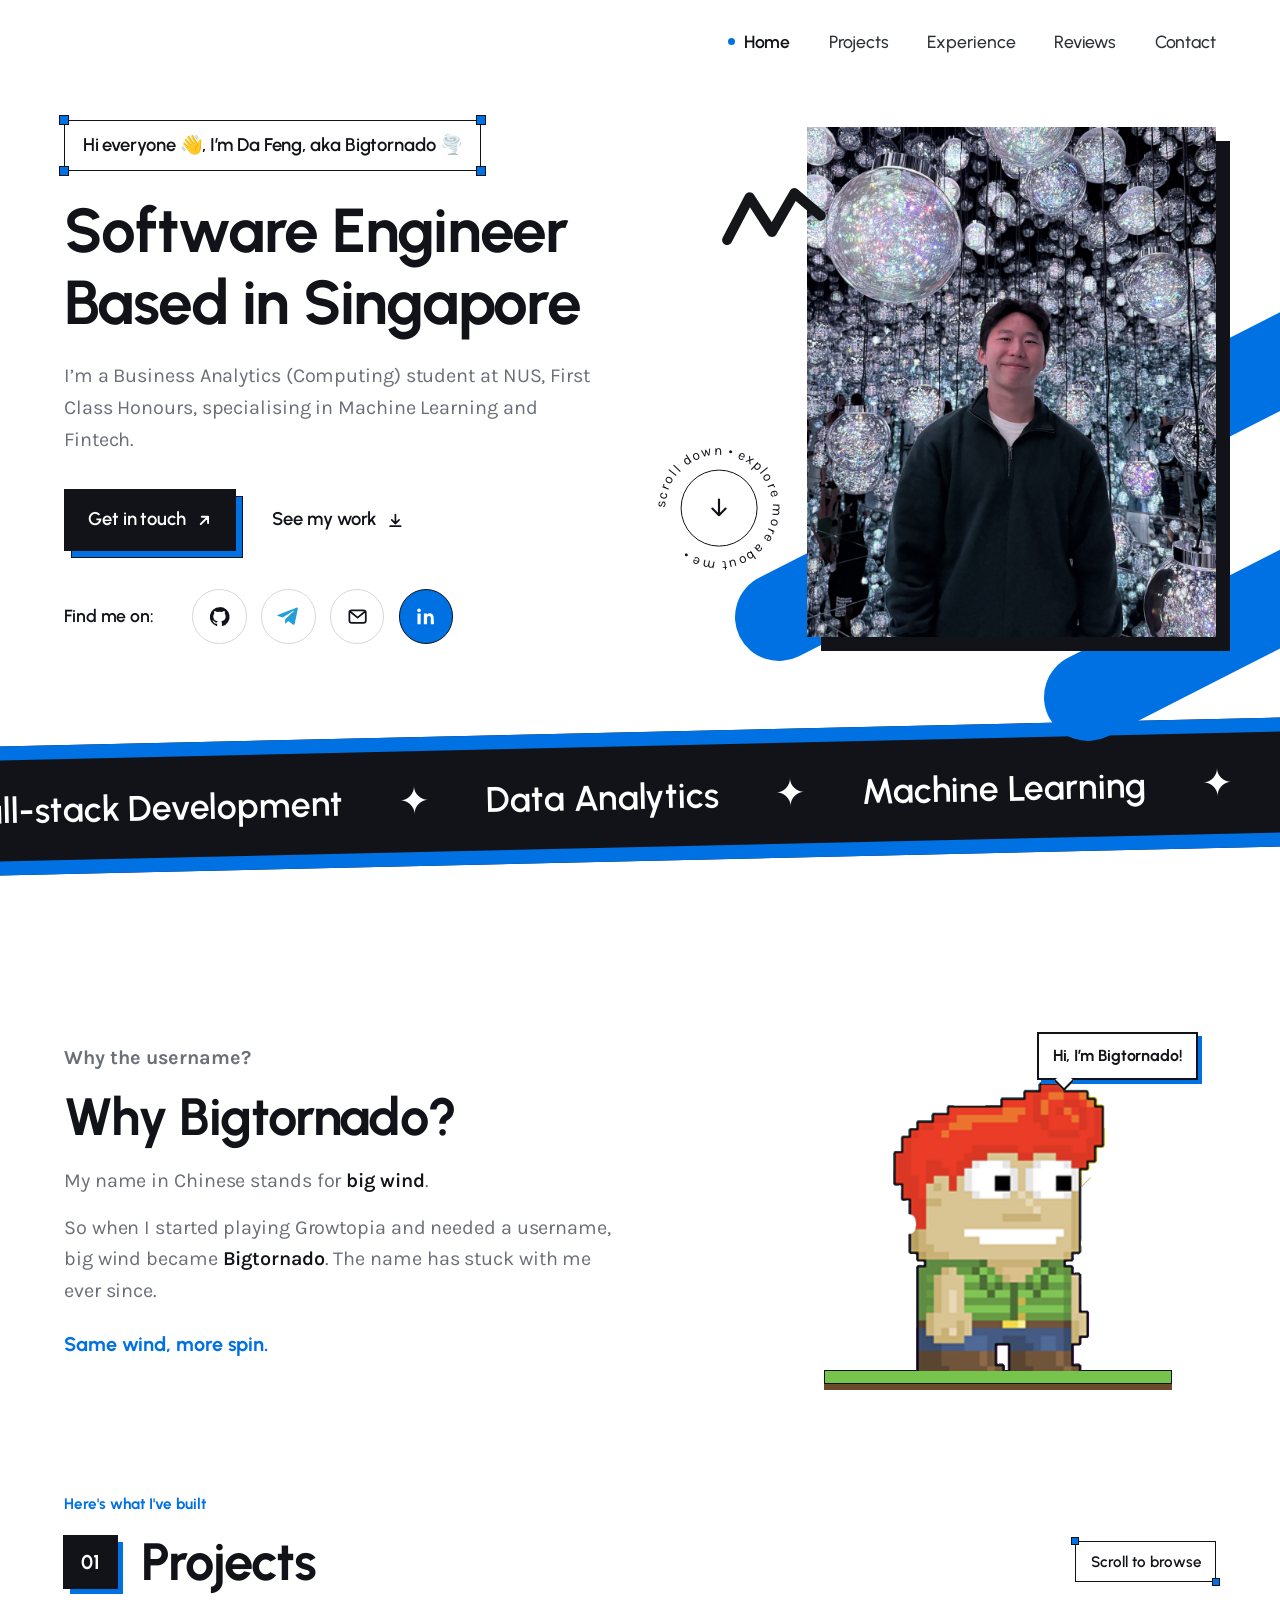
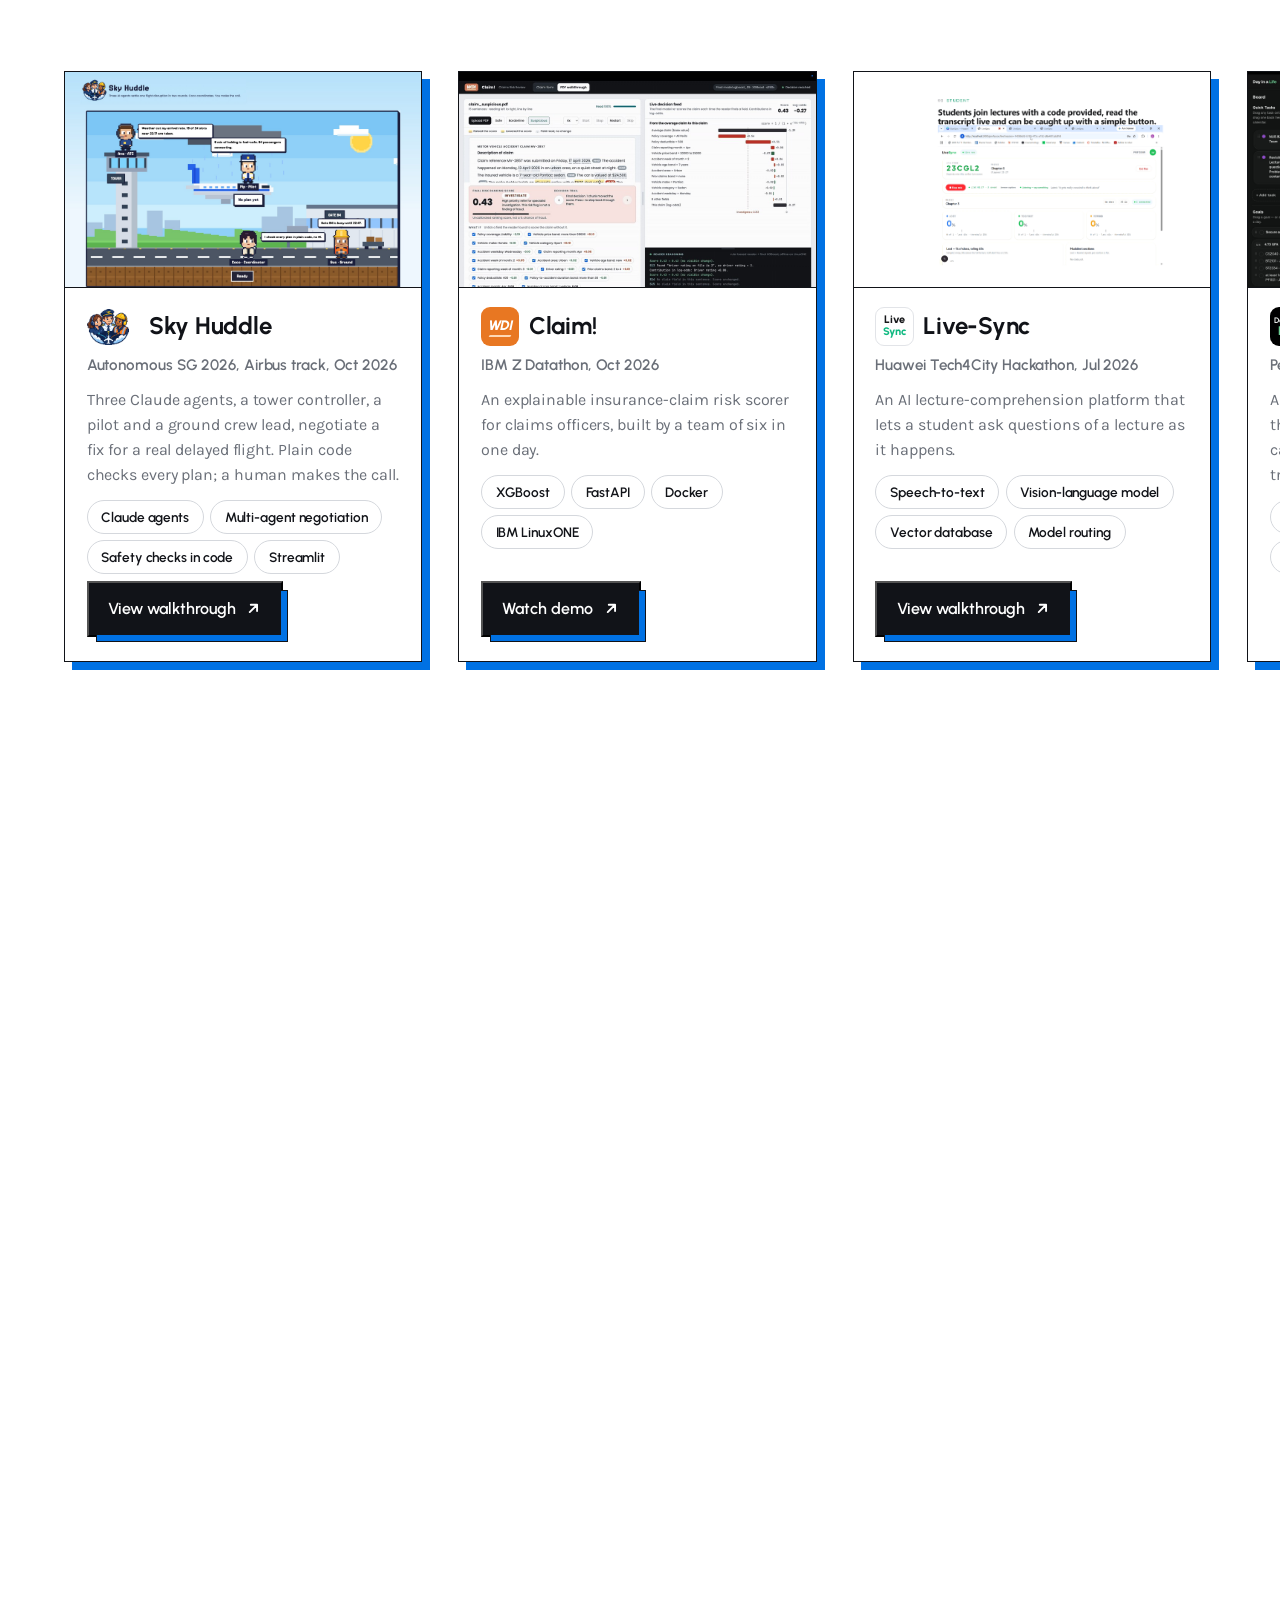
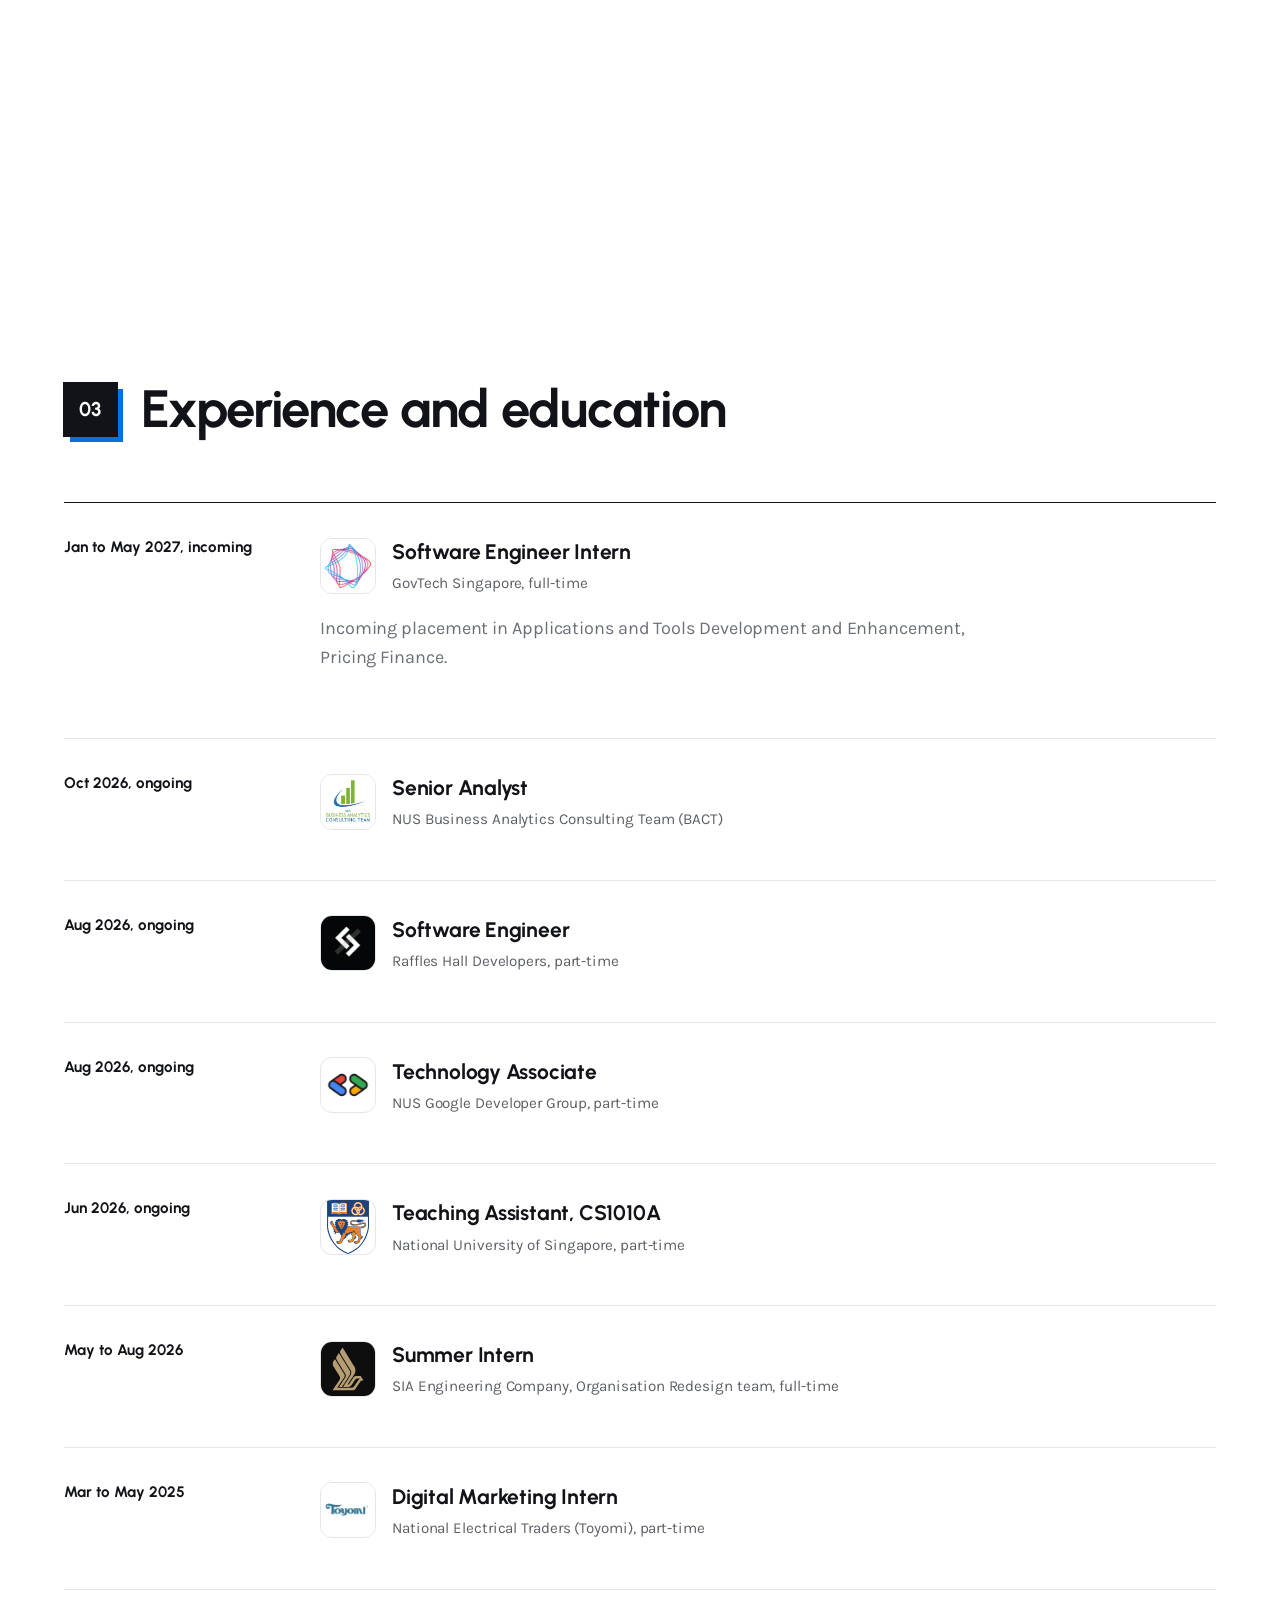
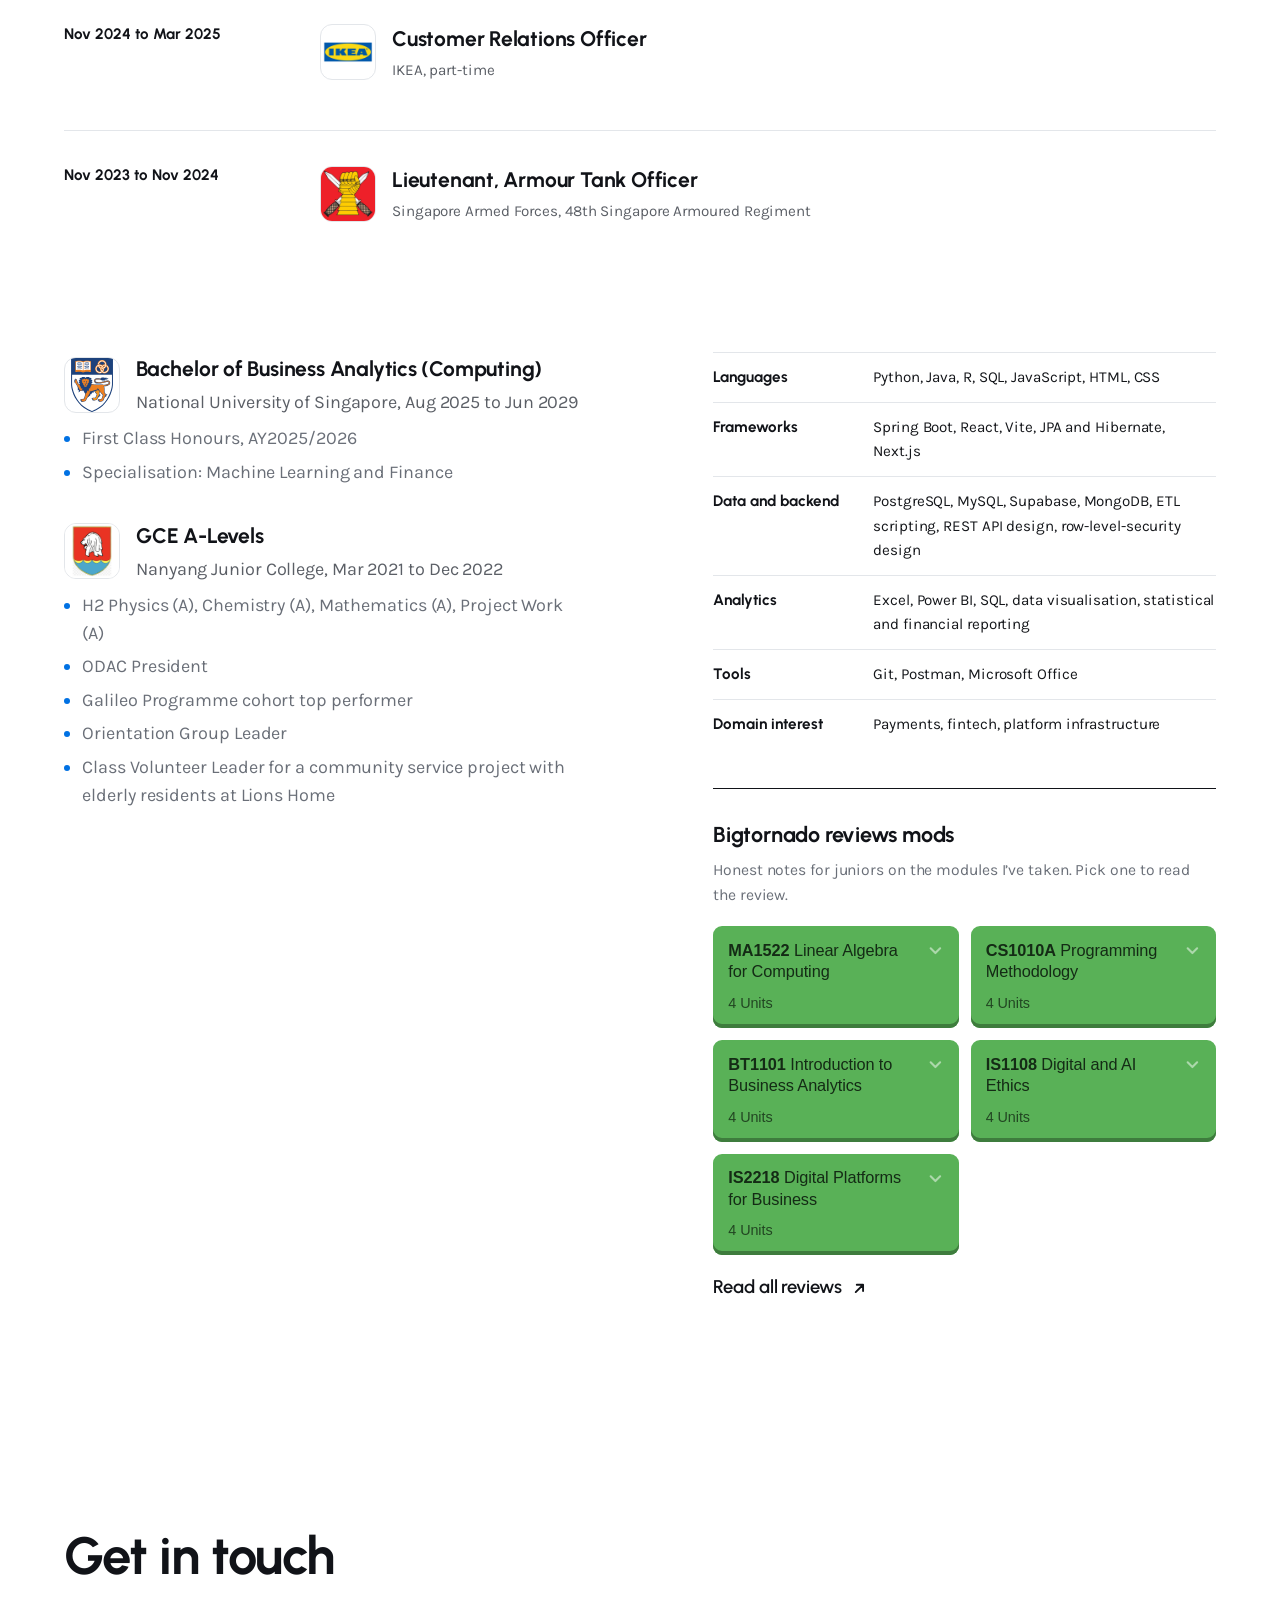
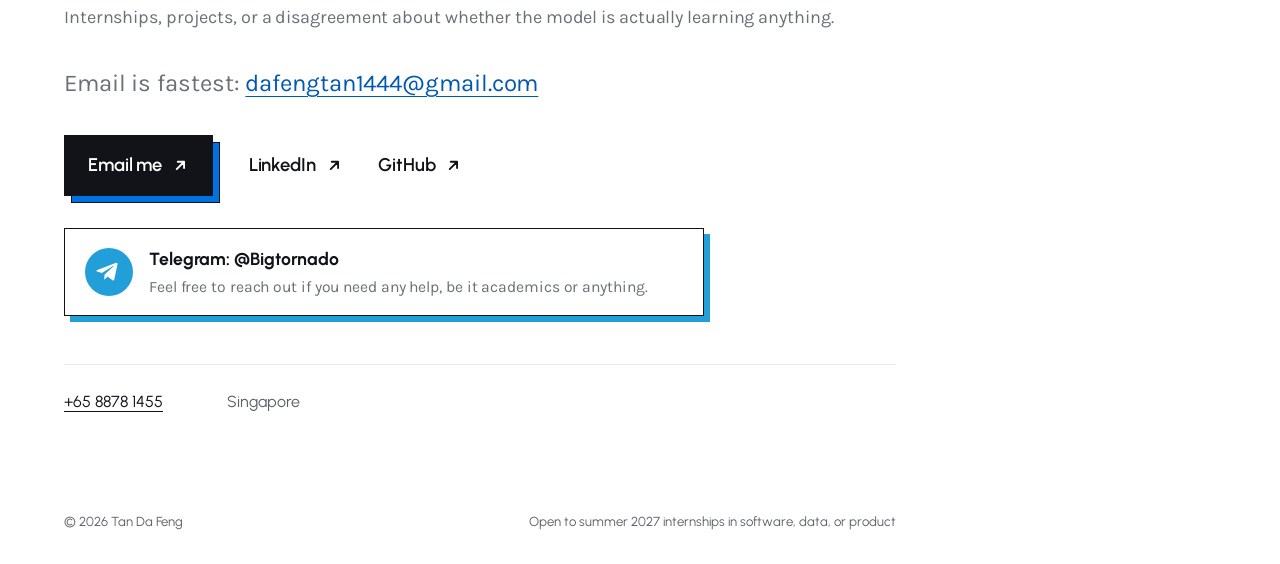
<file: index.html>
<!doctype html>
<html lang="en">
<head>
<meta charset="utf-8">
<meta name="viewport" content="width=device-width, initial-scale=1, viewport-fit=cover">
<title>Bigtornado's website</title>
<meta name="description" content="Tan Da Feng, Business Analytics (Computing) at NUS. Live-Sync, Day in a Life, and BCMS at Raffles Hall Developers, told as a running commit log.">
<link rel="icon" href="data:image/svg+xml,<svg xmlns='http://www.w3.org/2000/svg' viewBox='0 0 100 100'><text x='50' y='84' font-size='88' text-anchor='middle'>🌪️</text></svg>">
<link rel="preconnect" href="https://fonts.googleapis.com">
<link rel="preconnect" href="https://fonts.gstatic.com" crossorigin>
<link rel="stylesheet" href="https://fonts.googleapis.com/css2?family=Urbanist:wght@500;600;700;800&family=Karla:wght@400;500;600&family=IBM+Plex+Mono:wght@400;500&display=swap">
<link rel="stylesheet" href="scrollcraft.css?v=20261018c">
<link rel="stylesheet" href="site.css?v=20261018g">
<link rel="stylesheet" href="front.css?v=20261029a">
<link rel="stylesheet" href="projects.css?v=20261031a">
</head>
<body>

<a class="skip-link" href="#top">Skip to content</a>
<span data-sc-progress class="top-progress"></span>
<div class="sc-grain" aria-hidden="true"></div>


<!-- FRONT PAGE: top nav, intro, framed portrait, skills ribbon. -->
<header id="front" class="fp">
  <nav class="fp-nav" aria-label="Main">
    <ul class="fp-links">
      <li><a href="#front" aria-current="page">Home</a></li>
      <li><a href="#projects">Projects</a></li>
      <li><a href="#experience">Experience</a></li>
      <li><a href="reviews.html">Reviews</a></li>
      <li><a href="#close">Contact</a></li>
    </ul>
  </nav>

  <div class="fp-hero">
    <div class="fp-copy">
      <p class="fp-hello"><span>Hi everyone 👋, I&rsquo;m Da Feng, aka Bigtornado 🌪️</span><i></i><i></i><i></i><i></i></p>
      <h1 class="fp-title" id="hero-mark"><span>Software Engineer</span> <span>Based in Singapore</span></h1>
      <p class="fp-lede">I&rsquo;m a Business Analytics (Computing) student at NUS, First Class Honours, specialising in Machine Learning and Fintech.</p>
      <div class="fp-ctas">
        <a class="fp-btn" href="mailto:dafengtan1444@gmail.com">Get in touch
          <svg viewBox="0 0 16 16" aria-hidden="true"><path d="M4.5 11.5l7-7M5.5 4.5h6v6" fill="none" stroke="currentColor" stroke-width="1.8" stroke-linecap="round" stroke-linejoin="round"/></svg>
        </a>
        <a class="fp-link" href="#projects">See my work
          <svg viewBox="0 0 16 16" aria-hidden="true"><path d="M8 2.5v8M4.5 7.5L8 11l3.5-3.5M3 13.5h10" fill="none" stroke="currentColor" stroke-width="1.6" stroke-linecap="round" stroke-linejoin="round"/></svg>
        </a>
      </div>
      <div class="fp-social">
        <span>Find me on:</span>
        <a href="https://github.com/Bigtornadooo" aria-label="GitHub">
          <svg viewBox="0 0 24 24" aria-hidden="true"><path fill="currentColor" d="M12 2.2a10 10 0 0 0-3.2 19.5c.5.1.7-.2.7-.5v-1.8c-2.8.6-3.4-1.2-3.4-1.2-.5-1.2-1.1-1.5-1.1-1.5-.9-.6.1-.6.1-.6 1 .1 1.5 1 1.5 1 .9 1.5 2.4 1.1 2.9.8.1-.7.4-1.1.6-1.3-2.2-.3-4.6-1.1-4.6-5 0-1.1.4-2 1-2.7-.1-.3-.4-1.3.1-2.7 0 0 .8-.3 2.8 1a9.6 9.6 0 0 1 5 0c1.9-1.3 2.8-1 2.8-1 .5 1.4.2 2.4.1 2.7.6.7 1 1.6 1 2.7 0 3.9-2.3 4.7-4.6 5 .4.3.7.9.7 1.9v2.8c0 .3.2.6.7.5A10 10 0 0 0 12 2.2z"/></svg>
        </a>
        <a class="is-tg" href="https://t.me/Bigtornado" aria-label="Telegram, @Bigtornado">
          <svg viewBox="0 0 24 24" aria-hidden="true"><path fill="currentColor" d="M21.5 4.3 18.3 19.4c-.2 1.1-.9 1.3-1.8.8l-4.9-3.6-2.4 2.3c-.3.3-.5.5-1 .5l.4-5 9-8.2c.4-.3-.1-.5-.6-.2L5.9 13 1.1 11.5c-1-.3-1-1 .2-1.5L20.1 2.8c.9-.3 1.6.2 1.4 1.5z"/></svg>
        </a>
        <a href="mailto:dafengtan1444@gmail.com" aria-label="Email">
          <svg viewBox="0 0 24 24" aria-hidden="true"><rect x="3.5" y="5.5" width="17" height="13" rx="2.5" fill="none" stroke="currentColor" stroke-width="1.8"/><path d="M4.5 7l7.5 6 7.5-6" fill="none" stroke="currentColor" stroke-width="1.8" stroke-linecap="round" stroke-linejoin="round"/></svg>
        </a>
        <a class="is-main" href="https://linkedin.com/in/da-feng-tan-644568368" aria-label="LinkedIn">
          <svg viewBox="0 0 24 24" aria-hidden="true"><path fill="currentColor" d="M6.9 8.8H3.6V20h3.3V8.8zM5.2 3.5a1.9 1.9 0 1 0 0 3.8 1.9 1.9 0 0 0 0-3.8zM20.4 13.5c0-3-1.6-4.9-4.2-4.9-1.4 0-2.4.8-2.8 1.5V8.8h-3.2V20h3.3v-5.6c0-1.5.3-2.9 2.1-2.9s1.8 1.7 1.8 3V20h3.3l-.3-6.5z"/></svg>
        </a>
      </div>
    </div>

    <a class="fp-scroll" href="#projects" aria-label="Scroll down to explore more about me">
      <svg class="fp-ring" viewBox="0 0 140 140" aria-hidden="true">
        <defs><path id="fp-ring-path" d="M70,70 m-52,0 a52,52 0 1,1 104,0 a52,52 0 1,1 -104,0"/></defs>
        <text><textPath href="#fp-ring-path">scroll down &#8226; explore more about me &#8226;</textPath></text>
      </svg>
      <span class="fp-scroll-core" aria-hidden="true">
        <svg viewBox="0 0 24 24"><path d="M12 5v13M6.5 12.5L12 18l5.5-5.5" fill="none" stroke="currentColor" stroke-width="1.8" stroke-linecap="round" stroke-linejoin="round"/></svg>
      </span>
    </a>

    <div class="fp-art">
      <svg class="fp-zigzag" viewBox="0 0 110 64" aria-hidden="true"><path d="M8 56L30 14l22 34 22-38 26 22" fill="none" stroke="var(--sc-ink)" stroke-width="10" stroke-linecap="round" stroke-linejoin="round"/></svg>
      <span class="fp-stroke fp-stroke--a" aria-hidden="true"></span>
      <span class="fp-stroke fp-stroke--b" aria-hidden="true"></span>
      <figure class="fp-photo">
        <img src="assets/portrait-lights.jpg?v=20261018g" width="1270" height="1304" alt="Da Feng smiling in a room of hanging glass lights reflected into the distance">
      </figure>
    </div>
  </div>

  <div class="fp-ribbon" aria-label="What I work on: full-stack development, data analytics, machine learning and fintech">
    <div class="fp-ribbon-track" aria-hidden="true">
      <span>Full-stack Development</span><b>&#10022;</b><span>Data Analytics</span><b>&#10022;</b><span>Machine Learning</span><b>&#10022;</b><span>Fintech</span><b>&#10022;</b>
      <span>Full-stack Development</span><b>&#10022;</b><span>Data Analytics</span><b>&#10022;</b><span>Machine Learning</span><b>&#10022;</b><span>Fintech</span><b>&#10022;</b>
      <span>Full-stack Development</span><b>&#10022;</b><span>Data Analytics</span><b>&#10022;</b><span>Machine Learning</span><b>&#10022;</b><span>Fintech</span><b>&#10022;</b>
      <span>Full-stack Development</span><b>&#10022;</b><span>Data Analytics</span><b>&#10022;</b><span>Machine Learning</span><b>&#10022;</b><span>Fintech</span><b>&#10022;</b>
    </div>
  </div>
</header>

<main id="top">

  <!-- WHY BIGTORNADO: the username story. The Growtopia character pops in here,
       then hops across the project cards (projects.js) and vanishes at the end. -->
  <section id="why" class="why" aria-labelledby="why-mark">
    <div class="sc-wrap why-grid">
      <div class="why-copy">
        <p class="kicker section-tag">Why the username?</p>
        <h2 class="sc-display sc-display--md" id="why-mark">Why Bigtornado?</h2>
        <p>My name in Chinese stands for <b>big wind</b>.</p>
        <p>So when I started playing Growtopia and needed a username, big wind became <b>Bigtornado</b>. The name has stuck with me ever since.</p>
        <p class="why-joke">Same wind, more spin.</p>
      </div>
      <div class="why-stage" aria-hidden="true">
        <div class="why-bubble">Hi, I&rsquo;m Bigtornado!</div>
        <img class="why-char" src="assets/bigtornado.png?v=20261018r" width="333" height="454" alt="">
        <div class="why-ground"></div>
      </div>
    </div>
  </section>

  <!-- 01 · PROJECTS: a pinned horizontal rail of six cards (projects.js maps
       vertical scroll to horizontal movement). Sky Huddle, Live-Sync and Claim! open a
       detail panel below the rail; the other three are plain cards. -->
  <section id="projects" class="pr" aria-labelledby="projects-mark">
    <div class="pr-pin">
      <img class="pr-hopper" src="assets/bigtornado.png?v=20261018r" width="333" height="454" alt="" aria-hidden="true">
      <div class="pr-head">
        <p class="kicker section-tag">Here's what I've built</p>
        <div class="chapter-head">
          <span class="num">01</span>
          <h2 class="sc-display sc-display--md" id="projects-mark">Projects</h2>
          <span class="note pr-hint">Scroll to browse</span>
        </div>
      </div>
      <div class="pr-viewport">
        <ol class="pr-track">
          <li class="pr-card" id="card-skyhuddle">
            <div class="pr-cover"><img src="assets/skyhuddle-demo/cover.jpg?v=20261031b" alt="Sky Huddle: the logo, a boarding-pass bar for flight AA1344 Denver to Dallas, and the pixel-art airport where Ava, Pip, Gus and Coco negotiate" width="1920" height="1391" loading="lazy" decoding="async"></div>
            <div class="pr-body">
              <h3 class="pl-name"><img class="pl-logo" src="assets/skyhuddle-demo/logo.png?v=20261031a" alt="" width="240" height="206">Sky Huddle</h3>
              <div class="org">Autonomous SG 2026, Airbus track, Oct 2026</div>
              <p>Three Claude agents, a tower controller, a pilot and a ground crew lead, negotiate a fix for a real delayed flight. Plain code checks every plan; a human makes the call.</p>
              <div class="tags"><span class="tag">Claude agents</span><span class="tag">Multi-agent negotiation</span><span class="tag">Safety checks in code</span><span class="tag">Streamlit</span></div>
              <button class="fp-btn pr-open" type="button" data-detail="detail-skyhuddle" aria-controls="detail-skyhuddle" aria-expanded="false">View walkthrough <svg viewBox="0 0 16 16" aria-hidden="true"><path d="M4.5 11.5l7-7M5.5 4.5h6v6" fill="none" stroke="currentColor" stroke-width="1.8" stroke-linecap="round" stroke-linejoin="round"/></svg></button>
            </div>
          </li>

          <li class="pr-card" id="card-claim">
            <div class="pr-cover"><img src="assets/claim-demo/cover.jpg?v=20261018d" alt="Claim! scoring a suspicious claim PDF, final risk score 0.43, Investigate" width="960" height="623" loading="lazy" decoding="async"></div>
            <div class="pr-body">
              <h3 class="pl-name"><span class="pl pl--wdi" aria-hidden="true"><span>WDI</span></span>Claim!</h3>
              <div class="org">IBM Z Datathon, Oct 2026</div>
              <p>An explainable insurance-claim risk scorer for claims officers, built by a team of six in one day.</p>
              <div class="tags"><span class="tag">XGBoost</span><span class="tag">FastAPI</span><span class="tag">Docker</span><span class="tag">IBM LinuxONE</span></div>
              <button class="fp-btn pr-open" type="button" data-detail="detail-claim" aria-controls="detail-claim" aria-expanded="false">Watch demo <svg viewBox="0 0 16 16" aria-hidden="true"><path d="M4.5 11.5l7-7M5.5 4.5h6v6" fill="none" stroke="currentColor" stroke-width="1.8" stroke-linecap="round" stroke-linejoin="round"/></svg></button>
            </div>
          </li>

          <li class="pr-card" id="card-livesync">
            <div class="pr-cover"><img src="assets/livesync-demo/07-student-view.png" alt="Live-Sync student view during a live lecture" width="1920" height="1024" loading="lazy" decoding="async"></div>
            <div class="pr-body">
              <h3 class="pl-name"><span class="pl pl--ls" aria-hidden="true"><b>Live</b><b>Sync</b></span>Live-Sync</h3>
              <div class="org">Huawei Tech4City Hackathon, Jul 2026</div>
              <p>An AI lecture-comprehension platform that lets a student ask questions of a lecture as it happens.</p>
              <div class="tags"><span class="tag">Speech-to-text</span><span class="tag">Vision-language model</span><span class="tag">Vector database</span><span class="tag">Model routing</span></div>
              <button class="fp-btn pr-open" type="button" data-detail="detail-livesync" aria-controls="detail-livesync" aria-expanded="false">View walkthrough <svg viewBox="0 0 16 16" aria-hidden="true"><path d="M4.5 11.5l7-7M5.5 4.5h6v6" fill="none" stroke="currentColor" stroke-width="1.8" stroke-linecap="round" stroke-linejoin="round"/></svg></button>
            </div>
          </li>

          <li class="pr-card" id="dayinalife">
            <div class="pr-cover"><img src="assets/dayinalife-planner.jpg?v=20261018k" alt="Day in a Life planner: the July 2026 month grid with colour-coded tasks, and the Board of quick tasks and goals on the left" width="1800" height="1143" loading="lazy" decoding="async"></div>
            <div class="pr-body">
              <h3 class="pl-name"><span class="pl pl--dil" aria-hidden="true"><b>Day in a</b><b>Life</b></span>Day in a Life</h3>
              <div class="org">Personal project, Jul 2026</div>
              <p>A planner built because nothing else held the whole picture: classes, tasks, shared calendars and day marks for exams and trips, in one month grid.</p>
              <div class="tags"><span class="tag">Next.js</span><span class="tag">Supabase</span><span class="tag">PWA</span><span class="tag">Local-first</span></div>
            </div>
          </li>

          <li class="pr-card" id="studentconnect">
            <div class="pr-cover pr-cover--type pr-cover--ink" aria-hidden="true"><span>StudentConnect</span></div>
            <div class="pr-body">
              <h3>StudentConnect</h3>
              <div class="org">NUS Orbital, May to Jul 2026</div>
              <p>A peer mentorship platform matching students with seniors who already passed the module they are about to fail.</p>
              <div class="tags"><span class="tag">Spring Boot</span><span class="tag">JWT auth</span><span class="tag">JPA/Hibernate</span><span class="tag">REST</span></div>
            </div>
          </li>

          <li class="pr-card" id="agentforge">
            <div class="pr-cover pr-cover--type pr-cover--blue" aria-hidden="true"><span>Agent Forge</span></div>
            <div class="pr-body">
              <h3>Agent Forge</h3>
              <div class="org">Hackathon, Jun 2026</div>
              <p>A job-search platform pulling together three things students normally do in three different places: live job aggregation, automated resume-filling, and mock interview review.</p>
              <div class="tags"><span class="tag">Supabase</span><span class="tag">MongoDB</span><span class="tag">Product scoping</span></div>
            </div>
          </li>
        </ol>
      </div>
    </div>
  </section>

  <!-- SKY HUDDLE DETAIL: a 7-stage walkthrough, same layout as Live-Sync. Hidden until "View walkthrough". -->
  <section id="detail-skyhuddle" class="pr-detail chapter chapter--livesync" aria-labelledby="skyhuddle-mark" hidden>
    <div class="sc-wrap pr-detail-bar"><button class="pr-back" type="button"><svg viewBox="0 0 16 16" aria-hidden="true"><path d="M10 3.5L5.5 8l4.5 4.5" fill="none" stroke="currentColor" stroke-width="1.8" stroke-linecap="round" stroke-linejoin="round"/></svg> Back to projects</button></div>
    <div id="skyhuddle">
    <div class="sc-wrap">
      <p class="kicker section-tag">Here's what I've built</p>
      <div class="chapter-head">
        <span class="num">01</span>
        <h2 class="sc-display sc-display--md pl-name" id="skyhuddle-mark"><img class="pl-logo" src="assets/skyhuddle-demo/logo.png?v=20261031a" alt="" width="240" height="206">Sky Huddle</h2>
      </div>

      <div class="demo-intro">
        <div class="org">Autonomous SG 2026, Airbus track, Oct 2026</div>
        <p class="body">When weather or a late aircraft disrupts an arrival, the tower, the pilot and the ramp each see only their own piece. Sky Huddle gives each of them a Claude agent with its own private view, lets them negotiate a landing slot, holding and gate in two rounds, and keeps the AI away from safety: plain code checks every plan and a human duty manager makes the final call.</p>
        <div class="tags">
          <span class="tag">Claude agents</span>
          <span class="tag">Multi-agent negotiation</span>
          <span class="tag">Safety checks in code</span>
          <span class="tag">Streamlit</span>
        </div>
      </div>

      <div class="demo" data-sc-in>
        <div class="demo-line" aria-hidden="true"><div class="demo-line__fill"></div></div>

        <div class="demo-stage" id="sh-flight">
          <div class="stage-k">Stage 1</div>
          <h3>A real delayed flight lands on the desk</h3>
          <p>Type a flight number or open a saved run. Every disruption is a real row from the 2015 US flight-delay data, here AA1344 Denver to Dallas, 119 minutes late after weather and a late inbound aircraft.</p>
          <figure class="stage-shot"><img src="assets/skyhuddle-demo/01-flight.jpg?v=20261031a" alt="Sky Huddle flight picker and boarding-pass bar for AA1344 Denver to Dallas, 119 minutes late" loading="lazy" width="1920" height="350"></figure>
        </div>
        <div class="demo-stage" id="sh-round1">
          <div class="stage-k">Stage 2</div>
          <h3>Three agents propose at once</h3>
          <p>Ava in the tower, Pip in the cockpit and Gus on the ramp are three separate Claude calls, each with its own private view of the airport. In round 1 each names the plans it can live with and offers one concession: an earlier slot, extra holding within fuel, or moving a crew.</p>
          <figure class="stage-shot"><img src="assets/skyhuddle-demo/02-round1.jpg?v=20261031a" alt="The pixel-art airport mid-negotiation: messages flying to Coco, the plan card showing C2 land 22:24 gate B7" loading="lazy" width="1715" height="1150"></figure>
        </div>
        <div class="demo-stage" id="sh-deal">
          <div class="stage-k">Stage 3</div>
          <h3>Coco freezes one plan, they vote</h3>
          <p>Coco, the coordinator, is plain code, not AI. It applies the concessions, re-runs eight hard safety checks and freezes the cheapest plan all three accept. In round 2 they vote. Here all three accept C2: land 22:24 at gate B7, and the duty manager approves it on the right.</p>
          <figure class="stage-shot"><img src="assets/skyhuddle-demo/03-deal.jpg?v=20261031a" alt="The replay ends with a Deal! stamp and the approved plan C2 on the duty manager desk" loading="lazy" width="1920" height="869"></figure>
        </div>
        <div class="demo-stage" id="sh-brain">
          <div class="stage-k">Stage 4</div>
          <h3>Open any agent's brain</h3>
          <p>Each agent has its own page: the checks it owns, every option scored against them, its reasoning step by step and the exact messages it sent.</p>
          <figure class="stage-shot"><img src="assets/skyhuddle-demo/04-ava.jpg?v=20261031a" alt="Ava's page: her option inventory with plans that break her checks in dark, and her thought stream" loading="lazy" width="1920" height="1058"></figure>
        </div>
        <div class="demo-stage" id="sh-record">
          <div class="stage-k">Stage 5</div>
          <h3>Every message on the record</h3>
          <p>The huddle view replays the negotiation message by message, with each candidate plan and every safety check behind the final decision.</p>
          <figure class="stage-shot"><img src="assets/skyhuddle-demo/05-huddle.jpg?v=20261031a" alt="The huddle view with the replay, the consensus log of every message, and the candidate plans strip" loading="lazy" width="1920" height="1023"></figure>
        </div>
        <div class="demo-stage" id="sh-escalate">
          <div class="stage-k">Stage 6</div>
          <h3>When nothing is safe, help the human</h3>
          <p>If no plan passes every check, the run escalates instead of guessing. Coco ranks the closest plans, names the blocker and searches costlier fixes. For WN407 the gate is occupied in all six plans, so it finds a safe but costly option: a remote stand plus an extra crew, for +$1,346. Nothing is applied until the duty manager approves.</p>
          <figure class="stage-shot"><img src="assets/skyhuddle-demo/06-escalation.jpg?v=20261031a" alt="Duty manager desk for WN407: escalated, with a safe but costly plan, the main blocker and Approve costly plan" loading="lazy" width="1920" height="1212"></figure>
        </div>
        <div class="demo-stage" id="sh-results">
          <div class="stage-k">Stage 7</div>
          <h3>Measured, not assumed</h3>
          <p>I ran 100 live negotiations balanced across weather, late-aircraft and mixed delays. 78 reached consensus and 22 escalated, every escalation a flight where even a central solver found no safe plan. All numbers are measured inside a simulation: the flights are real, the gates, fuel, crew and slots are simulated.</p>
          <div class="stat">
            <span class="n"><span class="count" data-demo-count="0 100">0</span></span>
            <span class="k">live Claude runs, 0 unsafe plans accepted</span>
          </div>
          <figure class="stage-shot"><img src="assets/skyhuddle-demo/07-results.jpg?v=20261031a" alt="Sky Huddle results page with the benchmark of seeded scenarios and live agent runs" loading="lazy" width="1920" height="974"></figure>
        </div>
      </div>
    </div>
    </div>
    <div class="sc-wrap pr-detail-bar pr-detail-bar--end"><button class="pr-back" type="button"><svg viewBox="0 0 16 16" aria-hidden="true"><path d="M10 3.5L5.5 8l4.5 4.5" fill="none" stroke="currentColor" stroke-width="1.8" stroke-linecap="round" stroke-linejoin="round"/></svg> Back to projects</button></div>
  </section>

  <!-- LIVE-SYNC DETAIL: the existing 7-stage walkthrough, moved here unchanged.
       Hidden until "View walkthrough" is pressed. -->
  <section id="detail-livesync" class="pr-detail chapter chapter--livesync" aria-labelledby="livesync-mark" hidden>
    <div class="sc-wrap pr-detail-bar"><button class="pr-back" type="button"><svg viewBox="0 0 16 16" aria-hidden="true"><path d="M10 3.5L5.5 8l4.5 4.5" fill="none" stroke="currentColor" stroke-width="1.8" stroke-linecap="round" stroke-linejoin="round"/></svg> Back to projects</button></div>
    <div id="livesync">
    <div class="sc-wrap">
      <p class="kicker section-tag">Here's what I've built</p>
      <div class="chapter-head">
        <span class="num">01</span>
        <h2 class="sc-display sc-display--md pl-name" id="livesync-mark"><span class="pl pl--ls" aria-hidden="true"><b>Live</b><b>Sync</b></span>Live-Sync</h2>
      </div>

      <div class="demo-intro">
        <div class="org">Huawei Tech4City Hackathon, Jul 2026</div>
        <p class="body">An AI lecture-comprehension platform that lets a student ask questions of a lecture as it happens. The genuinely interesting problem was cost: routing questions dynamically between models cut inference spend by over 80% with no measurable drop in quality. Pitched to judges on the accessibility track.</p>
        <div class="tags">
          <span class="tag">Speech-to-text</span>
          <span class="tag">Vision-language model</span>
          <span class="tag">Vector database</span>
          <span class="tag">Model routing</span>
        </div>
      </div>

      <div class="demo" data-sc-in>
        <div class="demo-line" aria-hidden="true"><div class="demo-line__fill"></div></div>

        <div class="demo-stage" id="stage-onboard">
          <div class="stage-k">Stage 1</div>
          <h3>Sign up</h3>
          <p>Two steps and a student or professor account is ready. No setup call, no onboarding deck.</p>
          <figure class="stage-shot"><img src="assets/livesync-demo/04-onboarding.png" alt="Live-Sync sign-up screens for a student account and a professor account, side by side" loading="lazy" width="1920" height="1024"></figure>
        </div>

        <div class="demo-stage" id="stage-setup">
          <div class="stage-k">Stage 2</div>
          <h3>Upload, then go live</h3>
          <p>A professor uploads the slide deck once, then presses Go Live. Live-Sync pre-indexes the deck before the lecture even starts.</p>
          <figure class="stage-shot"><img src="assets/livesync-demo/05-professor-setup.png" alt="Live-Sync professor dashboard scheduling a lecture" loading="lazy" width="1920" height="1024"></figure>
        </div>

        <div class="demo-stage" id="stage-capture">
          <div class="stage-k">Stage 3</div>
          <h3>Listen and transcribe</h3>
          <p>The professor just talks. Live-Sync is already listening, transcribing the lecture live through VideoDB, no typed prompts, no raised hand.</p>
          <figure class="stage-shot"><img src="assets/livesync-demo/06-live-capture.png" alt="Live-Sync live capture screen tracking a lecture in progress" loading="lazy" width="1920" height="1024"></figure>
        </div>

        <div class="demo-stage" id="stage-student">
          <div class="stage-k">Stage 4</div>
          <h3>A student joins</h3>
          <p>A student enters the code on screen and gets the live transcript, with one button to catch up if they lost the thread.</p>
          <figure class="stage-shot"><img src="assets/livesync-demo/07-student-view.png" alt="Live-Sync student view showing a live transcript and a catch-up button" loading="lazy" width="1920" height="1024"></figure>
        </div>

        <div class="demo-stage" id="stage-answer">
          <div class="stage-k">Stage 5</div>
          <h3>Ask anything</h3>
          <p>Answers come straight from that lecture's own slides and transcript, not a generic model response. Routing every question between a lightweight model and a flagship one is what keeps this affordable at scale.</p>
          <div class="stat">
            <span class="n"><span class="count" data-demo-count="0 80">0</span>%+</span>
            <span class="k">cut from inference cost, the real result of routing this way</span>
          </div>
          <figure class="stage-shot"><img src="assets/livesync-demo/08-chatbot.png" alt="Live-Sync in-lecture chatbot answering a question from the lecture transcript" loading="lazy" width="1920" height="1024"></figure>
        </div>

        <div class="demo-stage" id="stage-signal">
          <div class="stage-k">Stage 6</div>
          <h3>The room signals back</h3>
          <p>Students flag lost, too fast, or right pace in real time, so the professor can see where the room actually is without stopping to ask.</p>
          <figure class="stage-shot"><img src="assets/livesync-demo/09-signalling.png" alt="Live-Sync live pacing feedback from students during a lecture" loading="lazy" width="1920" height="1024"></figure>
        </div>

        <div class="demo-stage" id="stage-dashboard">
          <div class="stage-k">Stage 7</div>
          <h3>One home for every module</h3>
          <p>Every module lands in one dashboard: jump into whatever lecture is live, or replay any chapter that already happened.</p>
          <figure class="stage-shot"><img src="assets/livesync-demo/10-module-dashboard.png" alt="Live-Sync module dashboard listing live and past lectures" loading="lazy" width="1920" height="1024"></figure>
        </div>
      </div>
    </div>
    </div>
    <div class="sc-wrap pr-detail-bar pr-detail-bar--end"><button class="pr-back" type="button"><svg viewBox="0 0 16 16" aria-hidden="true"><path d="M10 3.5L5.5 8l4.5 4.5" fill="none" stroke="currentColor" stroke-width="1.8" stroke-linecap="round" stroke-linejoin="round"/></svg> Back to projects</button></div>
  </section>

  <!-- CLAIM! DETAIL: three short clips. GIFs only start loading when this panel opens. -->
  <section id="detail-claim" class="pr-detail chapter" aria-labelledby="claim-mark" hidden>
    <div class="sc-wrap">
      <div class="pr-detail-bar"><button class="pr-back" type="button"><svg viewBox="0 0 16 16" aria-hidden="true"><path d="M10 3.5L5.5 8l4.5 4.5" fill="none" stroke="currentColor" stroke-width="1.8" stroke-linecap="round" stroke-linejoin="round"/></svg> Back to projects</button></div>
      <p class="kicker section-tag">IBM Z Datathon, Oct 2026</p>
      <div class="chapter-head">
        <span class="num">01</span>
        <h2 class="sc-display sc-display--md pl-name" id="claim-mark"><span class="pl pl--wdi" aria-hidden="true"><span>WDI</span></span>Claim!</h2>
      </div>
      <p class="wdi-line"><b>WDI Insurance.</b> We did it, so your claims officer doesn&rsquo;t have to guess.</p>
      <div class="claim-summary">
        <p>Claim! ranks motor insurance claims so a claims officer knows which ones to check first. It runs an XGBoost model trained on Kaggle claims data and shows the exact TreeSHAP contribution of every field in log-odds, so you can see why a claim got its score.</p>
        <p>Every claim gets a risk ranking score and a tier: Fast track, Review or Investigate. We built it for the IBM Z Datathon as a team of six in one day, on an IBM LinuxONE server. The claims in the demo are fictional.</p>
        <div class="tags"><span class="tag">XGBoost</span><span class="tag">TreeSHAP</span><span class="tag">FastAPI</span><span class="tag">Docker</span><span class="tag">IBM LinuxONE</span></div>
      </div>

      <ol class="claim-clips">
        <li class="claim-clip">
          <div class="claim-clip-text">
            <span class="claim-step">1</span>
            <h3>Score a claim from a form</h3>
            <p>Fill in the claim details and press Calculate risk score. The score shows up with the fields that pushed it up or down.</p>
          </div>
          <figure class="claim-gif"><img data-src="assets/claim-demo/claim-01-form-scoring.gif" alt="Screen recording: filling in the Claim! form, pressing Calculate risk score, and the score of 0.08 (Fast track) appearing with a chart of which fields raised or lowered it" width="960" height="623" loading="lazy" decoding="async"></figure>
        </li>
        <li class="claim-clip">
          <div class="claim-clip-text">
            <span class="claim-step">2</span>
            <h3>The reader goes through a safe PDF</h3>
            <p>The reader goes through the claim PDF line by line and highlights the key words. The live decision feed on the right updates as it reads.</p>
          </div>
          <figure class="claim-gif"><img data-src="assets/claim-demo/claim-02-pdf-reader-safe.gif" alt="Screen recording: the PDF reader moving through a safe claim line by line, highlighting key words while the live decision feed updates, ending at 0.03 Fast track" width="960" height="623" loading="lazy" decoding="async"></figure>
        </li>
        <li class="claim-clip">
          <div class="claim-clip-text">
            <span class="claim-step">3</span>
            <h3>A suspicious claim, then &ldquo;what if&rdquo;</h3>
            <p>Same reader on a suspicious claim, and the final score lands on Investigate. Then fields get switched off to see how the score would change.</p>
          </div>
          <figure class="claim-gif"><img data-src="assets/claim-demo/claim-03-suspicious-whatif.gif" alt="Screen recording: the reader scoring a suspicious claim at 0.43, Investigate, then fields being switched off in the what-if panel and the score dropping" width="960" height="623" loading="lazy" decoding="async"></figure>
        </li>
      </ol>

      <details class="claim-full">
        <summary>Watch the full 65 second run</summary>
        <figure class="claim-gif"><img data-src="assets/claim-demo/claim-full.gif" alt="Screen recording of the full 65 second Claim! demo: the claim form, a safe PDF, then a suspicious PDF and the what-if toggles" width="960" height="623" loading="lazy" decoding="async"></figure>
      </details>

      <div class="pr-detail-bar pr-detail-bar--end"><button class="pr-back" type="button"><svg viewBox="0 0 16 16" aria-hidden="true"><path d="M10 3.5L5.5 8l4.5 4.5" fill="none" stroke="currentColor" stroke-width="1.8" stroke-linecap="round" stroke-linejoin="round"/></svg> Back to projects</button></div>
    </div>
  </section>

  <!-- 03 · EXPERIENCE AND EDUCATION -->
  <section id="experience" class="chapter chapter--cv" data-sc-act="flow">
    <div class="sc-wrap">
      <div class="chapter-head">
        <span class="num">03</span>
        <h2 class="sc-display sc-display--md">Experience and education</h2>
      </div>

      <div class="sc-stack" data-sc-in data-sc-stagger="0">
        <article id="govtech" class="role">
          <div><div class="when">Jan to May 2027, incoming</div></div>
          <div>
            <div class="role-head">
              <img class="role-logo" src="assets/logos/govtech.png?v=20261018c" alt="GovTech Singapore logo" width="56" height="56" loading="lazy">
              <div><h3>Software Engineer Intern</h3><div class="org">GovTech Singapore, full-time</div></div>
            </div>
            <p class="body">Incoming placement in Applications and Tools Development and Enhancement, Pricing Finance.</p>
          </div>
        </article>

        <article id="bact" class="role">
          <div><div class="when">Oct 2026, ongoing</div></div>
          <div>
            <div class="role-head">
              <img class="role-logo" src="assets/logos/bact.png?v=20261029b" alt="NUS Business Analytics Consulting Team logo" width="56" height="56" loading="lazy">
              <div><h3>Senior Analyst</h3><div class="org">NUS Business Analytics Consulting Team (BACT)</div></div>
            </div>
          </div>
        </article>

        <article id="bcms" class="role">
          <div><div class="when">Aug 2026, ongoing</div></div>
          <div>
            <div class="role-head">
              <img class="role-logo" src="assets/logos/rhdevs.png?v=20261018c" alt="Raffles Hall Developers logo" width="56" height="56" loading="lazy">
              <div><h3>Software Engineer</h3><div class="org">Raffles Hall Developers, part-time</div></div>
            </div>
          </div>
        </article>

        <article id="gdg" class="role">
          <div><div class="when">Aug 2026, ongoing</div></div>
          <div>
            <div class="role-head">
              <img class="role-logo" src="assets/logos/gdg.png?v=20261018c" alt="Developer Group @ NUS Computing logo" width="56" height="56" loading="lazy">
              <div><h3>Technology Associate</h3><div class="org">NUS Google Developer Group, part-time</div></div>
            </div>
          </div>
        </article>

        <article id="teaching" class="role">
          <div><div class="when">Jun 2026, ongoing</div></div>
          <div>
            <div class="role-head">
              <img class="role-logo" src="assets/logos/nus.svg?v=20261018c" alt="National University of Singapore logo" width="56" height="56" loading="lazy">
              <div><h3>Teaching Assistant, CS1010A</h3><div class="org">National University of Singapore, part-time</div></div>
            </div>
          </div>
        </article>

        <article id="sia" class="role">
          <div><div class="when">May to Aug 2026</div></div>
          <div>
            <div class="role-head">
              <img class="role-logo" src="assets/logos/siaec.svg?v=20261018c" alt="SIA Engineering Company logo" width="56" height="56" loading="lazy">
              <div><h3>Summer Intern</h3><div class="org">SIA Engineering Company, Organisation Redesign team, full-time</div></div>
            </div>
          </div>
        </article>

        <article id="toyomi" class="role">
          <div><div class="when">Mar to May 2025</div></div>
          <div>
            <div class="role-head">
              <img class="role-logo" src="assets/logos/toyomi.png?v=20261018c" alt="Toyomi logo" width="56" height="56" loading="lazy">
              <div><h3>Digital Marketing Intern</h3><div class="org">National Electrical Traders (Toyomi), part-time</div></div>
            </div>
          </div>
        </article>

        <article id="ikea" class="role">
          <div><div class="when">Nov 2024 to Mar 2025</div></div>
          <div>
            <div class="role-head">
              <img class="role-logo" src="assets/logos/ikea.png?v=20261018c" alt="IKEA logo" width="56" height="56" loading="lazy">
              <div><h3>Customer Relations Officer</h3><div class="org">IKEA, part-time</div></div>
            </div>
          </div>
        </article>

        <article id="saf" class="role">
          <div><div class="when">Nov 2023 to Nov 2024</div></div>
          <div>
            <div class="role-head">
              <img class="role-logo" src="assets/logos/armour.png?v=20261018c" alt="Singapore Armour logo" width="56" height="56" loading="lazy">
              <div><h3>Lieutenant, Armour Tank Officer</h3><div class="org">Singapore Armed Forces, 48th Singapore Armoured Regiment</div></div>
            </div>
          </div>
        </article>
      </div>

      <div class="edu-toolkit-grid" data-sc-in data-sc-stagger="60">
        <div>
          <div class="edu-block">
            <div class="role-head">
              <img class="role-logo" src="assets/logos/nus.svg?v=20261018c" alt="National University of Singapore logo" width="56" height="56" loading="lazy">
              <div><h3>Bachelor of Business Analytics (Computing)</h3>
              <div class="org">National University of Singapore, Aug 2025 to Jun 2029</div></div>
            </div>
            <ul class="edu-points">
              <li>First Class Honours, AY2025/2026</li>
              <li>Specialisation: Machine Learning and Finance</li>
            </ul>
          </div>
          <div class="edu-block">
            <div class="role-head">
              <img class="role-logo" src="assets/logos/nyjc.png?v=20261018j" alt="Nanyang Junior College crest" width="56" height="56" loading="lazy">
              <div><h3>GCE A-Levels</h3>
              <div class="org">Nanyang Junior College, Mar 2021 to Dec 2022</div></div>
            </div>
            <ul class="edu-points">
              <li>H2 Physics (A), Chemistry (A), Mathematics (A), Project Work (A)</li>
              <li>ODAC President</li>
              <li>Galileo Programme cohort top performer</li>
              <li>Orientation Group Leader</li>
              <li>Class Volunteer Leader for a community service project with elderly residents at Lions Home</li>
            </ul>
          </div>
        </div>
        <div class="spec-sheet">
          <dl>
            <div class="spec-row"><dt>Languages</dt><dd>Python, Java, R, SQL, JavaScript, HTML, CSS</dd></div>
            <div class="spec-row"><dt>Frameworks</dt><dd>Spring Boot, React, Vite, JPA and Hibernate, Next.js</dd></div>
            <div class="spec-row"><dt>Data and backend</dt><dd>PostgreSQL, MySQL, Supabase, MongoDB, ETL scripting, REST API design, row-level-security design</dd></div>
            <div class="spec-row"><dt>Analytics</dt><dd>Excel, Power BI, SQL, data visualisation, statistical and financial reporting</dd></div>
            <div class="spec-row"><dt>Tools</dt><dd>Git, Postman, Microsoft Office</dd></div>
            <div class="spec-row"><dt>Domain interest</dt><dd>Payments, fintech, platform infrastructure</dd></div>
          </dl>
          <div class="mod-teaser">
            <h3>Bigtornado reviews mods</h3>
            <p>Honest notes for juniors on the modules I&rsquo;ve taken. Pick one to read the review.</p>
            <div class="nm-grid">
            <a class="nm-card" href="reviews.html#mod-ma1522">
              <span class="nm-top"><span class="nm-title"><b>MA1522</b> Linear Algebra for Computing</span><svg class="nm-chev" viewBox="0 0 16 16" aria-hidden="true"><path d="M3.5 6l4.5 4.5L12.5 6" fill="none" stroke="currentColor" stroke-width="2" stroke-linecap="round" stroke-linejoin="round"/></svg></span>
              <span class="nm-units">4 Units</span>
            </a>
            <a class="nm-card" href="reviews.html#mod-cs1010a">
              <span class="nm-top"><span class="nm-title"><b>CS1010A</b> Programming Methodology</span><svg class="nm-chev" viewBox="0 0 16 16" aria-hidden="true"><path d="M3.5 6l4.5 4.5L12.5 6" fill="none" stroke="currentColor" stroke-width="2" stroke-linecap="round" stroke-linejoin="round"/></svg></span>
              <span class="nm-units">4 Units</span>
            </a>
            <a class="nm-card" href="reviews.html#mod-bt1101">
              <span class="nm-top"><span class="nm-title"><b>BT1101</b> Introduction to Business Analytics</span><svg class="nm-chev" viewBox="0 0 16 16" aria-hidden="true"><path d="M3.5 6l4.5 4.5L12.5 6" fill="none" stroke="currentColor" stroke-width="2" stroke-linecap="round" stroke-linejoin="round"/></svg></span>
              <span class="nm-units">4 Units</span>
            </a>
            <a class="nm-card" href="reviews.html#mod-is1108">
              <span class="nm-top"><span class="nm-title"><b>IS1108</b> Digital and AI Ethics</span><svg class="nm-chev" viewBox="0 0 16 16" aria-hidden="true"><path d="M3.5 6l4.5 4.5L12.5 6" fill="none" stroke="currentColor" stroke-width="2" stroke-linecap="round" stroke-linejoin="round"/></svg></span>
              <span class="nm-units">4 Units</span>
            </a>
            <a class="nm-card" href="reviews.html#mod-is2218">
              <span class="nm-top"><span class="nm-title"><b>IS2218</b> Digital Platforms for Business</span><svg class="nm-chev" viewBox="0 0 16 16" aria-hidden="true"><path d="M3.5 6l4.5 4.5L12.5 6" fill="none" stroke="currentColor" stroke-width="2" stroke-linecap="round" stroke-linejoin="round"/></svg></span>
              <span class="nm-units">4 Units</span>
            </a>
            </div>
            <a class="fp-link mod-teaser-all" href="reviews.html">Read all reviews
              <svg viewBox="0 0 16 16" aria-hidden="true"><path d="M4.5 11.5l7-7M5.5 4.5h6v6" fill="none" stroke="currentColor" stroke-width="1.8" stroke-linecap="round" stroke-linejoin="round"/></svg>
            </a>
          </div>
        </div>
      </div>
    </div>
  </section>

  <!-- 06 · CLOSE: contact, then his picture again, the last thing on screen. -->
  <section id="close" class="chapter chapter--close" data-sc-act="flow">
    <div class="sc-wrap">
      <div class="colophon" data-sc-in>
        <h2 class="sc-display sc-display--md">Get in touch</h2>
        <p>Internships, projects, or a disagreement about whether the model is actually learning anything.</p>
        <p class="runtext">Email is fastest: <a href="mailto:dafengtan1444@gmail.com">dafengtan1444@gmail.com</a></p>
        <div class="fp-ctas close-ctas">
          <a class="fp-btn" href="mailto:dafengtan1444@gmail.com">Email me
            <svg viewBox="0 0 16 16" aria-hidden="true"><path d="M4.5 11.5l7-7M5.5 4.5h6v6" fill="none" stroke="currentColor" stroke-width="1.8" stroke-linecap="round" stroke-linejoin="round"/></svg>
          </a>
          <a class="fp-link" href="https://linkedin.com/in/da-feng-tan-644568368">LinkedIn
            <svg viewBox="0 0 16 16" aria-hidden="true"><path d="M4.5 11.5l7-7M5.5 4.5h6v6" fill="none" stroke="currentColor" stroke-width="1.8" stroke-linecap="round" stroke-linejoin="round"/></svg>
          </a>
          <a class="fp-link" href="https://github.com/Bigtornadooo">GitHub
            <svg viewBox="0 0 16 16" aria-hidden="true"><path d="M4.5 11.5l7-7M5.5 4.5h6v6" fill="none" stroke="currentColor" stroke-width="1.8" stroke-linecap="round" stroke-linejoin="round"/></svg>
          </a>
        </div>
        <a class="tg-card" href="https://t.me/Bigtornado">
          <span class="tg-icon"><svg viewBox="0 0 24 24" aria-hidden="true"><path fill="currentColor" d="M21.5 4.3 18.3 19.4c-.2 1.1-.9 1.3-1.8.8l-4.9-3.6-2.4 2.3c-.3.3-.5.5-1 .5l.4-5 9-8.2c.4-.3-.1-.5-.6-.2L5.9 13 1.1 11.5c-1-.3-1-1 .2-1.5L20.1 2.8c.9-.3 1.6.2 1.4 1.5z"/></svg></span>
          <span><b>Telegram: @Bigtornado</b><span>Feel free to reach out if you need any help, be it academics or anything.</span></span>
        </a>
        <div class="close-links">
          <a href="tel:+6588781455">+65 8878 1455</a>
          <span>Singapore</span>
        </div>
        <div class="foot-print">
          <span>&copy; 2026 Tan Da Feng</span>
          <span>Open to summer 2027 internships in software, data, or product</span>
        </div>
      </div>
    </div>
  </section>

</main>

<script src="scrollcraft.js?v=20261018c"></script>
<script>ScrollCraft.mount(document.body);</script>
<script src="site.js?v=20261031a"></script>
<script src="projects.js?v=20261018s"></script>
</body>
</html>
</file>
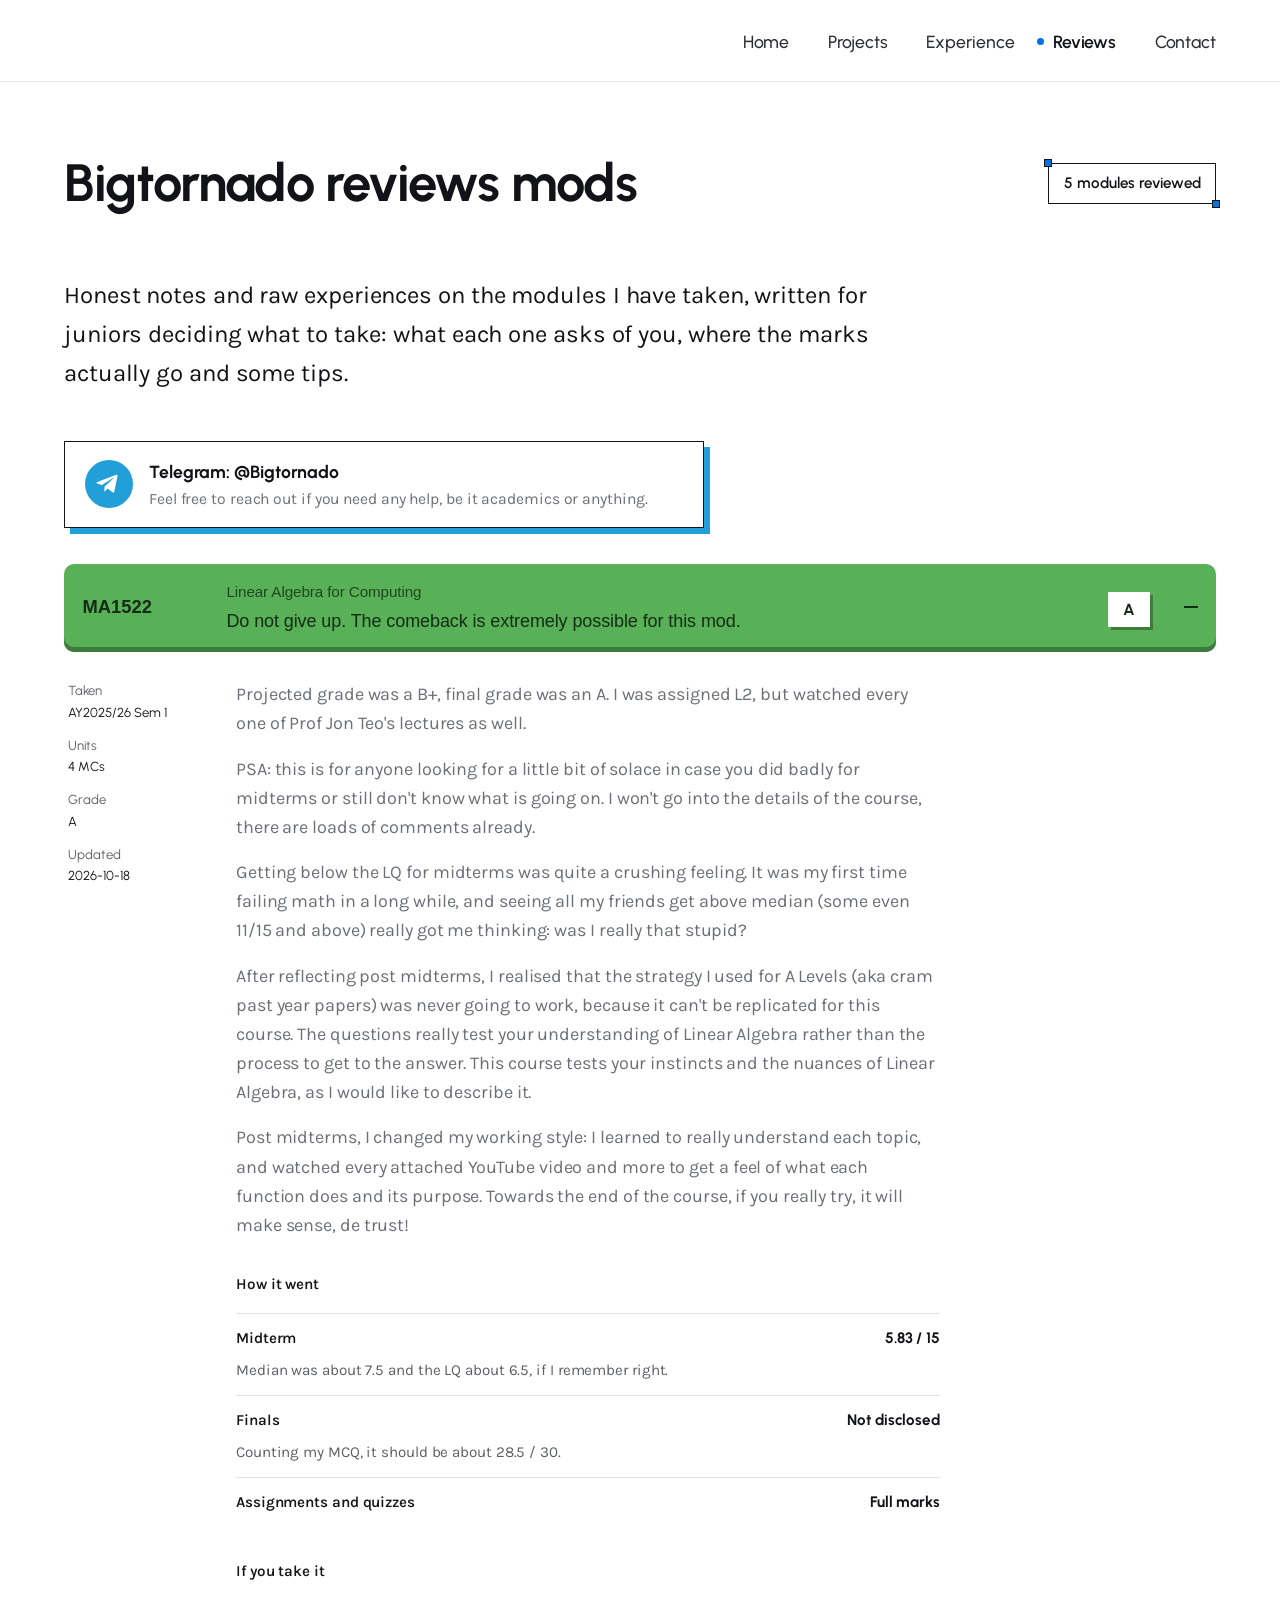
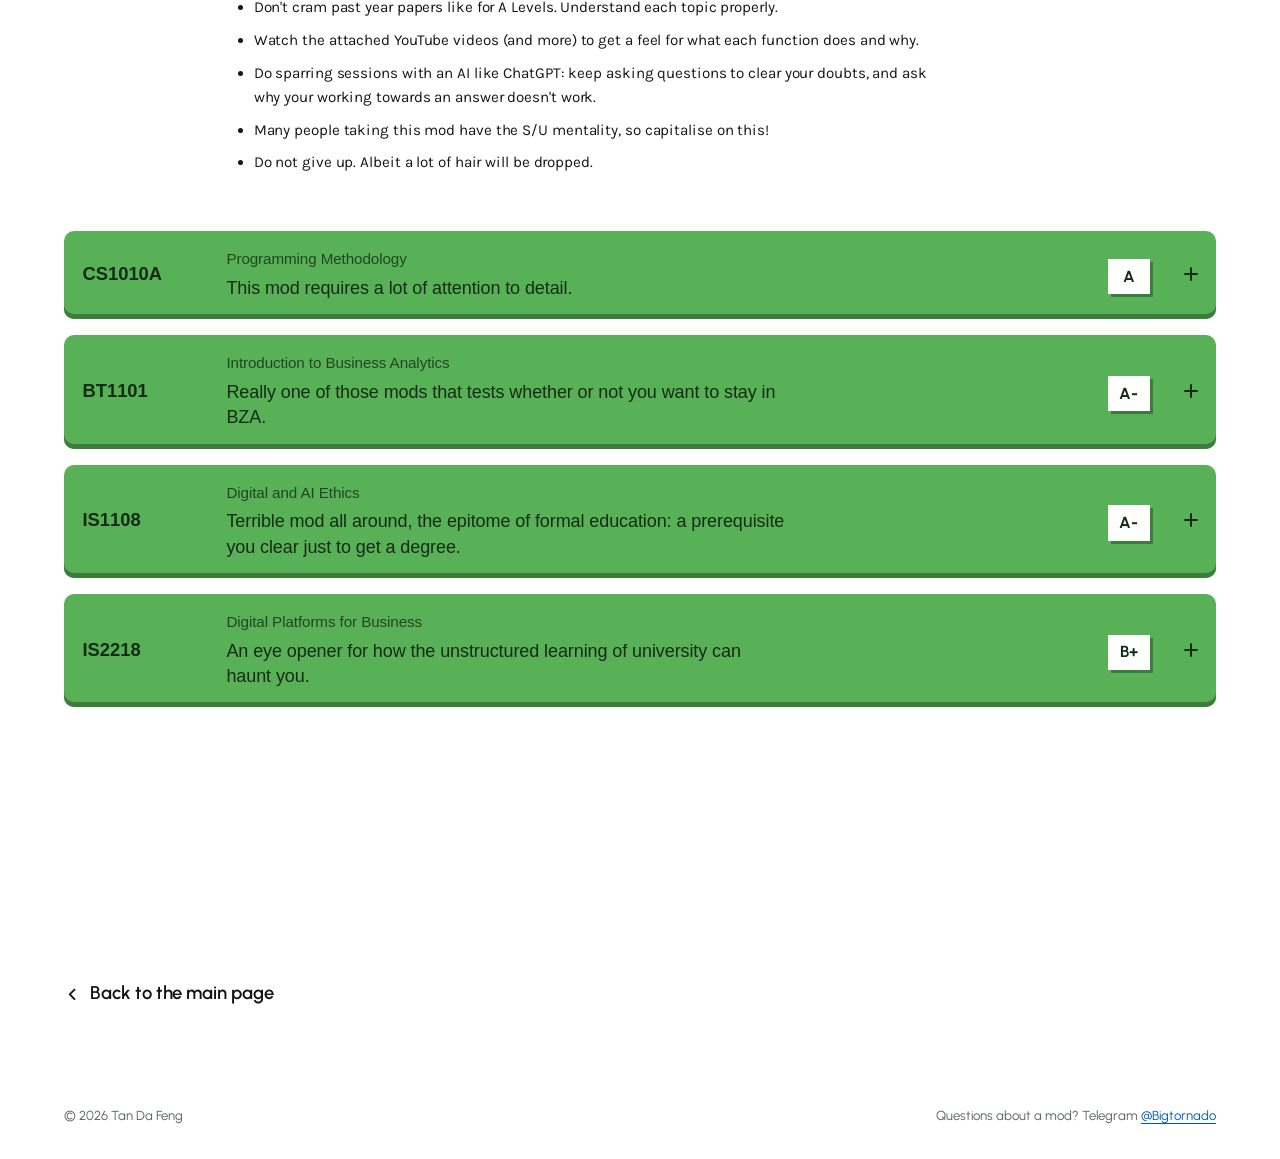
<file: reviews.html>
<!doctype html>
<html lang="en">
<head>
<meta charset="utf-8">
<meta name="viewport" content="width=device-width, initial-scale=1, viewport-fit=cover">
<title>Bigtornado reviews mods | Da Feng</title>
<meta name="description" content="Honest NUS module reviews by Tan Da Feng: grades, how each assessment went, and tips for juniors.">
<link rel="icon" href="data:image/svg+xml,<svg xmlns='http://www.w3.org/2000/svg' viewBox='0 0 100 100'><text x='50' y='84' font-size='88' text-anchor='middle'>🌪️</text></svg>">
<link rel="preconnect" href="https://fonts.googleapis.com">
<link rel="preconnect" href="https://fonts.gstatic.com" crossorigin>
<link rel="stylesheet" href="https://fonts.googleapis.com/css2?family=Urbanist:wght@500;600;700;800&family=Karla:wght@400;500;600&family=IBM+Plex+Mono:wght@400;500&display=swap">
<link rel="stylesheet" href="scrollcraft.css?v=20261018c">
<link rel="stylesheet" href="site.css?v=20261018o">
<link rel="stylesheet" href="front.css?v=20261018q">
</head>
<body class="page-reviews">

<a class="skip-link" href="#mods">Skip to content</a>
<span data-sc-progress class="top-progress"></span>

<header class="fp fp--sub">
  <nav class="fp-nav" aria-label="Main">
    <ul class="fp-links">
      <li><a href="index.html">Home</a></li>
      <li><a href="index.html#livesync">Projects</a></li>
      <li><a href="index.html#experience">Experience</a></li>
      <li><a href="reviews.html" aria-current="page">Reviews</a></li>
      <li><a href="index.html#close">Contact</a></li>
    </ul>
  </nav>
</header>

<main id="top">

  <section id="mods" class="chapter chapter--mods" data-sc-act="flow">
    <div class="sc-wrap">
      <div class="chapter-head">
                <h1 class="sc-display sc-display--md" id="mods-mark">Bigtornado reviews mods</h1>
        <span class="note mod-count"></span>
      </div>
      <p class="mods-thesis" data-sc-in>Honest notes and raw experiences on the modules I have taken, written for juniors deciding what to take: what each one asks of you, where the marks actually go and some tips.</p>
      <a class="tg-card" href="https://t.me/Bigtornado">
        <span class="tg-icon"><svg viewBox="0 0 24 24" aria-hidden="true"><path fill="currentColor" d="M21.5 4.3 18.3 19.4c-.2 1.1-.9 1.3-1.8.8l-4.9-3.6-2.4 2.3c-.3.3-.5.5-1 .5l.4-5 9-8.2c.4-.3-.1-.5-.6-.2L5.9 13 1.1 11.5c-1-.3-1-1 .2-1.5L20.1 2.8c.9-.3 1.6.2 1.4 1.5z"/></svg></span>
        <span><b>Telegram: @Bigtornado</b><span>Feel free to reach out if you need any help, be it academics or anything.</span></span>
      </a>
      <div class="mod-list"></div>
    </div>
  </section>

  <section class="chapter chapter--close" data-sc-act="flow">
    <div class="sc-wrap">
      <div class="fp-ctas close-ctas">
        <a class="fp-link" href="index.html">
          <svg viewBox="0 0 16 16" aria-hidden="true"><path d="M10 3.5L5.5 8l4.5 4.5" fill="none" stroke="currentColor" stroke-width="1.8" stroke-linecap="round" stroke-linejoin="round"/></svg>
          Back to the main page
        </a>
      </div>
      <div class="foot-print">
        <span>&copy; 2026 Tan Da Feng</span>
        <span>Questions about a mod? Telegram <a href="https://t.me/Bigtornado">@Bigtornado</a></span>
      </div>
    </div>
  </section>

</main>

<script src="assets/mod-reviews.js?v=20261018p"></script>
<script src="mods.js?v=20261018o"></script>
<script src="scrollcraft.js?v=20261018c"></script>
<script>ScrollCraft.mount(document.body);</script>
</body>
</html>
</file>
<file: scrollcraft.css>
/* ============================================================================
   scrollcraft.css: the taste floor
   ----------------------------------------------------------------------------
   Two layers, and the split matters:

     TOKENS   what you override per brand. Colour roles, the type ramp, the
              spacing scale, elevation, motion. A brand is ~12 values.
     DEVICES  what the engine drives. Do not restyle these to taste; they are
              the mechanism. Style your own markup instead.

   Nothing here draws a "component". There are no card, badge, or pill classes,
   because a stylesheet that ships those is how every page built on it ends up
   with the same shapes. You get a floor and a vocabulary; the composition is
   yours.
   ========================================================================== */

/* ---------------------------------------------------------------- tokens -- */
:root {
  /* --- colour roles. Override these six and the page is rebranded. -------- */
  --sc-canvas:      #08090b;   /* the page ground. Drift interpolates this.   */
  --sc-surface:     #101217;   /* anything raised off the ground             */
  --sc-ink:         #f4f2ef;   /* primary text                               */
  --sc-ink-soft:    #9a9ba1;   /* secondary text. Tinted, never flat gray.   */
  --sc-accent:      #d8ff3e;   /* ONE accent. It owns a region, not confetti. */
  --sc-accent-ink:  #08090b;   /* text that sits on the accent               */

  --sc-hairline:    color-mix(in oklab, var(--sc-ink) 12%, transparent);
  --sc-hairline-strong: color-mix(in oklab, var(--sc-ink) 22%, transparent);

  /* --- type. Two families max. Display carries voice, text carries prose. - */
  --sc-font-display: "Instrument Sans", "Geist", system-ui, sans-serif;
  --sc-font-text:    "Geist", system-ui, sans-serif;
  --sc-font-mono:    "Geist Mono", ui-monospace, monospace;

  /* Fluid ramp. Tracking tightens as size grows because a face set at 6rem
     with 0 tracking reads loose; this is optical correction, not decoration. */
  --sc-t-xs:   clamp(0.75rem, 0.72rem + 0.15vw, 0.82rem);
  --sc-t-sm:   clamp(0.875rem, 0.84rem + 0.18vw, 0.95rem);
  --sc-t-base: clamp(1rem, 0.96rem + 0.22vw, 1.125rem);
  --sc-t-lg:   clamp(1.2rem, 1.1rem + 0.5vw, 1.5rem);
  --sc-t-xl:   clamp(1.6rem, 1.35rem + 1.2vw, 2.25rem);
  --sc-t-2xl:  clamp(2.1rem, 1.6rem + 2.4vw, 3.4rem);
  --sc-t-3xl:  clamp(2.8rem, 1.9rem + 4.2vw, 5rem);
  --sc-t-4xl:  clamp(3.4rem, 1.9rem + 6.6vw, 7.5rem);

  --sc-track-tight:  -0.035em;
  --sc-track-snug:   -0.02em;
  --sc-track-normal: -0.005em;
  --sc-track-wide:    0.08em;

  --sc-leading-none: 0.94;
  --sc-leading-tight: 1.06;
  --sc-leading-body: 1.62;

  --sc-measure: 62ch;

  /* --- space. 4px base: the useful middle steps an 8-only scale misses. --- */
  --sc-1: 0.25rem;  --sc-2: 0.5rem;   --sc-3: 0.75rem;  --sc-4: 1rem;
  --sc-5: 1.5rem;   --sc-6: 2rem;     --sc-7: 3rem;     --sc-8: 4rem;
  --sc-9: 6rem;     --sc-10: 8rem;    --sc-11: 12rem;

  /* Section rhythm is fluid so a phone doesn't inherit desktop air. */
  --sc-section: clamp(4.5rem, 9vw, 11rem);
  --sc-gutter:  clamp(1.25rem, 5vw, 5.5rem);
  --sc-maxw:    82rem;

  /* --- radius. Pick one scale for the page and hold it. ------------------- */
  --sc-r-sm: 6px;  --sc-r-md: 12px;  --sc-r-lg: 20px;  --sc-r-pill: 999px;

  /* --- elevation. Every shadow has an offset AND a soft blur, and is tinted
         to the canvas hue. A zero-offset coloured halo is decoration, not
         depth, so there isn't one here. ---------------------------------- */
  --sc-shadow-color: 220 40% 2%;
  --sc-e1: 0 1px 2px hsl(var(--sc-shadow-color) / 0.28),
           0 2px 6px -1px hsl(var(--sc-shadow-color) / 0.20);
  --sc-e2: 0 2px 4px hsl(var(--sc-shadow-color) / 0.24),
           0 8px 18px -4px hsl(var(--sc-shadow-color) / 0.30);
  --sc-e3: 0 4px 8px hsl(var(--sc-shadow-color) / 0.22),
           0 18px 40px -8px hsl(var(--sc-shadow-color) / 0.38),
           0 48px 90px -24px hsl(var(--sc-shadow-color) / 0.30);

  /* Edge light: a 1px top highlight sells a raised surface better than any
     amount of blur, because real raised things catch light on their lip. */
  --sc-edge: inset 0 1px 0 color-mix(in oklab, var(--sc-ink) 10%, transparent);

  /* --- motion. Built-in CSS easings are too weak for UI. ------------------ */
  --sc-ease-out:    cubic-bezier(0.23, 1, 0.32, 1);
  --sc-ease-in-out: cubic-bezier(0.77, 0, 0.175, 1);
  --sc-ease-drawer: cubic-bezier(0.32, 0.72, 0, 1);
  --sc-d-fast: 160ms;  --sc-d-base: 240ms;  --sc-d-slow: 420ms;

  --sc-z-stage: 1; --sc-z-copy: 20; --sc-z-chrome: 60;
}

/* --------------------------------------------------------------- reset -- */
*, *::before, *::after { box-sizing: border-box; }
html { -webkit-text-size-adjust: 100%; scroll-behavior: smooth; }
@media (prefers-reduced-motion: reduce) { html { scroll-behavior: auto; } }

body {
  margin: 0;
  background: var(--sc-canvas);
  color: var(--sc-ink);
  font-family: var(--sc-font-text);
  font-size: var(--sc-t-base);
  line-height: var(--sc-leading-body);
  letter-spacing: var(--sc-track-normal);
  -webkit-font-smoothing: antialiased;
  text-rendering: optimizeLegibility;
  font-synthesis-weight: none;
  overflow-x: clip;
}
img, video, canvas, svg { display: block; max-width: 100%; }
button, input, select, textarea { font: inherit; color: inherit; }

/* ------------------------------------------------- the browser surfaces --
   The parts you did not draw still carry the design. Selection, caret, focus
   ring, scrollbar and tabular numerals all ship with defaults that belong to no
   design system. Theming them is the cheapest signal that a page was built
   rather than assembled, and it is the step that gets skipped most reliably. */
::selection { background: var(--sc-accent); color: var(--sc-accent-ink); }
:root { caret-color: var(--sc-accent); accent-color: var(--sc-accent); }
:focus-visible {
  outline: 2px solid var(--sc-accent);
  outline-offset: 3px;
  border-radius: var(--sc-r-sm);
}
:where(a) { color: inherit; text-decoration-thickness: 1px; text-underline-offset: 0.22em; }
@supports (scrollbar-color: auto) {
  html { scrollbar-color: color-mix(in oklab, var(--sc-ink) 26%, transparent) transparent; scrollbar-width: thin; }
}
:where(table, .sc-nums, [data-sc-count]) { font-variant-numeric: tabular-nums; }

/* ----------------------------------------------------------- typography -- */
.sc-display {
  font-family: var(--sc-font-display);
  font-weight: 500;
  line-height: var(--sc-leading-none);
  letter-spacing: var(--sc-track-tight);
  text-wrap: balance;
  margin: 0;
}
.sc-display--xl { font-size: var(--sc-t-4xl); }
.sc-display--lg { font-size: var(--sc-t-3xl); }
.sc-display--md { font-size: var(--sc-t-2xl); letter-spacing: var(--sc-track-snug); }
.sc-lede {
  font-size: var(--sc-t-lg);
  line-height: 1.44;
  letter-spacing: var(--sc-track-snug);
  color: var(--sc-ink);
  max-width: 46ch;
  text-wrap: pretty;
  margin: 0;
}
.sc-body { max-width: var(--sc-measure); color: var(--sc-ink-soft); text-wrap: pretty; margin: 0; }
.sc-label {
  font-family: var(--sc-font-mono);
  font-size: var(--sc-t-xs);
  letter-spacing: var(--sc-track-wide);
  text-transform: uppercase;
  color: var(--sc-ink-soft);
}

/* ---------------------------------------------------------------- layout -- */
.sc-wrap { width: 100%; max-width: var(--sc-maxw); margin-inline: auto; padding-inline: var(--sc-gutter); }
.sc-section { padding-block: var(--sc-section); }
/* More space above a heading than below it: the gap belongs to the boundary,
   not to the pair. */
.sc-stack > * + * { margin-top: var(--sc-4); }
.sc-stack > :is(h1,h2,h3) { margin-top: var(--sc-7); }
.sc-stack > :is(h1,h2,h3):first-child { margin-top: 0; }
.sc-rule { height: 1px; border: 0; background: var(--sc-hairline); margin: 0; }

/* =============================================================== DEVICES ==
   Driven by the engine. Restyle your own markup, not these.                */

.sc-act--pinned { position: relative; }
.sc-stage {
  position: sticky; top: 0;
  height: 100vh; height: 100svh;
  overflow: clip;
  z-index: var(--sc-z-stage);
}

/* scrub / sequence media */
.sc-stage :is(video[data-sc-scrub], canvas[data-sc-sequence], .sc-stage__poster) {
  position: absolute; inset: 0;
  width: 100%; height: 100%;
  object-fit: cover;
}
video[data-sc-scrub] { opacity: 0; transition: opacity 380ms var(--sc-ease-out); }
.sc-has-clip video[data-sc-scrub] { opacity: 1; }
/* The poster is a live frame-holder, not a placeholder: it stays up until a
   real video frame has painted, which is what stops the blank-stage flash. */
.sc-stage__poster { z-index: 0; transition: opacity 380ms var(--sc-ease-out); }
.sc-has-clip .sc-stage__poster { opacity: 0; }

/* A scrim only where text sits. A full-frame darkening layer flattens the
   image everywhere to fix contrast in one corner. */
.sc-scrim {
  position: absolute; inset: 0; pointer-events: none; z-index: 1;
  background: linear-gradient(
    var(--sc-scrim-angle, 180deg),
    color-mix(in oklab, var(--sc-canvas) var(--sc-scrim-a, 78%), transparent) 0%,
    color-mix(in oklab, var(--sc-canvas) 30%, transparent) 42%,
    transparent 68%);
}
/* Point the scrim at the copy. A scrim gradient that darkens the top while the
   copy sits at the bottom fixes contrast nowhere and flattens the image
   everywhere, which is the most common way text-over-video goes wrong. */
.sc-scrim--bottom { --sc-scrim-angle: 0deg; }
.sc-scrim--left   { --sc-scrim-angle: 90deg; }
.sc-scrim--right  { --sc-scrim-angle: 270deg; }

/* Corner scrims, for copy anchored to a corner. An edge gradient has to darken
   a whole band across the frame to cover one corner; a corner gradient puts the
   density where the text is and leaves the rest of the image alone. Pair with
   .sc-copy--lead / .sc-copy--trail. */
.sc-scrim--lead {
  background: linear-gradient(to top right,
    color-mix(in oklab, var(--sc-canvas) 94%, transparent) 0%,
    color-mix(in oklab, var(--sc-canvas) 72%, transparent) 30%,
    color-mix(in oklab, var(--sc-canvas) 30%, transparent) 52%,
    transparent 72%);
}
.sc-scrim--trail {
  background: linear-gradient(to top left,
    color-mix(in oklab, var(--sc-canvas) 94%, transparent) 0%,
    color-mix(in oklab, var(--sc-canvas) 72%, transparent) 30%,
    color-mix(in oklab, var(--sc-canvas) 30%, transparent) 52%,
    transparent 72%);
}
/* A band across the bottom, for copy that spans the full width of the frame.
   That is what both corner anchors become below 860px, and it is also the right
   shape whenever the copy block is wider than a corner. */
.sc-scrim--band {
  background: linear-gradient(to top,
    color-mix(in oklab, var(--sc-canvas) 94%, transparent) 0%,
    color-mix(in oklab, var(--sc-canvas) 74%, transparent) 22%,
    color-mix(in oklab, var(--sc-canvas) 30%, transparent) 42%,
    transparent 58%);
}
.sc-scrim--vignette {
  background: radial-gradient(120% 90% at 50% 45%, transparent 40%,
              color-mix(in oklab, var(--sc-canvas) 70%, transparent) 100%);
}

/* copy over a stage.
   max-width is in rem, never ch. A `ch` on this container resolves against the
   CONTAINER's font-size (body size), not the display size of the heading inside
   it, so `max-width: 20ch` here silently produces a ~180px column and wraps a
   hero headline to six lines. Set a ch measure on the text element itself. */
.sc-copy {
  position: absolute; z-index: var(--sc-z-copy);
  inset-inline: var(--sc-gutter);
  max-width: min(46rem, 76vw);
  will-change: opacity, transform;
}
.sc-copy--lead   { left: var(--sc-gutter); bottom: clamp(3rem, 12vh, 9rem); }
/* inset-inline FIRST. It is the shorthand for left+right, so declaring it after
   `left: 50%` resets left to auto and the block drifts off the left edge. */
.sc-copy--center { inset-inline: auto; left: 50%; top: 50%; translate: -50% -50%; text-align: center; }
.sc-copy--trail  { inset-inline: auto; right: var(--sc-gutter); bottom: clamp(3rem, 12vh, 9rem); text-align: right; }

/* cue defaults: the engine writes opacity/transform inline, these are the
   pre-paint state so nothing flashes before the first read() */
[data-sc-cue] { opacity: 0; will-change: opacity, transform; }
.sc-ready [data-sc-cue] { transition: none; }

/* kinetic split */
.sc-split { display: inline-block; overflow: hidden; vertical-align: top; }
/* Descenders live below the baseline; a line mask clipped to the line box eats
   the tails off g, y, p, j. The padding buys them room back. */
.sc-split--line { display: block; padding-bottom: 0.14em; margin-bottom: -0.14em; }
.sc-split__i { display: inline-block; will-change: transform, opacity; }
.sc-is-split { opacity: 1 !important; }

/* horizontal rail */
[data-sc-pan] { display: flex; will-change: transform; }

/* reveal + parallax */
[data-sc-reveal] { will-change: clip-path; }
[data-sc-parallax] { will-change: transform; }

/* flow reveal (fires once) */
[data-sc-in], [data-sc-stagger] > * {
  opacity: 0;
  transform: translate3d(0, 14px, 0);
  transition: opacity 620ms var(--sc-ease-out), transform 620ms var(--sc-ease-out);
}
[data-sc-in].sc-in, [data-sc-stagger] > .sc-in { opacity: 1; transform: none; }

/* pointer devices */
[data-sc-tilt] { transform-style: preserve-3d; will-change: transform; }
[data-sc-magnet] { will-change: transform; }
/* isolation always; position only if nothing more specific already set it.
   Written with :where() (zero specificity) on purpose: a plain `position:
   relative` here has the same weight as `.sc-stage` and, being later in the
   file, silently wins. A stage carrying both attributes then stops being
   sticky and the whole act scrolls away instead of pinning. */
[data-sc-spotlight] { isolation: isolate; }
:where([data-sc-spotlight]) { position: relative; }
[data-sc-spotlight]::after {
  content: ""; position: absolute; inset: 0; pointer-events: none; z-index: 2;
  background: radial-gradient(
    28rem 28rem at calc(var(--sc-mx, 0.5) * 100%) calc(var(--sc-my, 0.5) * 100%),
    color-mix(in oklab, var(--sc-accent) 16%, transparent), transparent 70%);
  opacity: 0; transition: opacity var(--sc-d-slow) var(--sc-ease-out);
}
[data-sc-spotlight]:hover::after { opacity: 1; }

/* =========================================================== WORLDFLIGHT ==
   One fixed stage for the whole page. The only thing in document flow is the
   spacer, and it is empty. If you find yourself adding a section here, you want
   act mode instead: the moment a real block scrolls past the fixed stage, the
   page has a seam again and the whole point is gone.                        */

[data-sc-mode="worldflight"] { position: relative; }

.sc-world {
  position: fixed; inset: 0;
  overflow: clip;
  z-index: var(--sc-z-stage);
  background: var(--sc-canvas);
}

/* Every leg is mounted for the life of the page and stacked in the same box.
   The engine owns opacity, visibility and z-index here; do not set them. */
.sc-world__seg {
  position: absolute; inset: 0;
  opacity: 0;
  will-change: opacity;
}
.sc-world__seg > :is(video, img, canvas) {
  position: absolute; inset: 0;
  width: 100%; height: 100%;
  object-fit: cover;
}
/* The poster is the frame-holder AND the first camera move: the engine pushes
   it in slowly until a real decoded frame is available to replace it. */
.sc-world__poster {
  z-index: 0;
  transform-origin: 50% 50%;
  transition: opacity 420ms var(--sc-ease-out);
}
.sc-world__seg > video { z-index: 1; }
.sc-world__seg.sc-has-clip .sc-world__poster { opacity: 0; }
/* The act stylesheet lights a clip through its ancestor act. A worldflight leg
   has no act, so match the class the engine also writes on the clip itself. */
video[data-sc-scrub].sc-has-clip { opacity: 1; }

/* The copy layer is fixed too, and inert by default: the engine hands
   pointer-events back to a block only while it is actually legible. */
.sc-world__copy {
  position: fixed; inset: 0;
  z-index: var(--sc-z-copy);
  pointer-events: none;
}
.sc-world__scrim { position: absolute; inset: 0; pointer-events: none; z-index: 0; }
[data-sc-copy] {
  opacity: 0;
  pointer-events: none;
  will-change: opacity, transform;
}
.sc-ready [data-sc-copy] { transition: none; }

/* The track. Empty on purpose. */
.sc-world__spacer { pointer-events: none; }

/* scroll progress */
[data-sc-progress] {
  position: fixed; inset: 0 0 auto 0; height: 2px; z-index: var(--sc-z-chrome);
  background: var(--sc-accent); transform-origin: 0 50%; transform: scaleX(0);
  will-change: transform;
}

/* ----------------------------------------------------------- atmosphere --
   Depth is not only shadow. Grain keeps a flat dark ground from banding, and
   it is the difference between "a dark page" and "a lit room". */
.sc-grain { position: fixed; inset: 0; pointer-events: none; z-index: 3; opacity: 0.045; }
.sc-grain::before {
  content: ""; position: absolute; inset: -50%;
  background-image: url("data:image/svg+xml;utf8,<svg xmlns='http://www.w3.org/2000/svg' width='140' height='140'><filter id='n'><feTurbulence type='fractalNoise' baseFrequency='0.85' numOctaves='3'/></filter><rect width='140' height='140' filter='url(%23n)'/></svg>");
}

/* -------------------------------------------------------- reduced motion -- */
@media (prefers-reduced-motion: reduce) {
  /* Fewer and gentler, not zero. Opacity still carries the reveal so the page
     is comprehensible; every position change is dropped. */
  [data-sc-in], [data-sc-stagger] > * { transform: none; transition-duration: 220ms; }
  [data-sc-parallax], [data-sc-pan], .sc-split__i { transform: none !important; }
  /* A wipe is a position change too. Show reveal content settled. */
  [data-sc-reveal] { clip-path: none !important; }
  /* A rail's transform IS its navigation, not decoration. Zeroing it the way
     parallax and kinetic type are zeroed parks the act on its first screenful
     and makes everything past the fold unreachable: a device degrading into
     missing content. Hand the travel back to the reader as an ordinary scroll
     region instead, so the same items are all still gettable without motion.
     A build that would rather re-lay the rail out as a grid can still do that;
     this is the floor, not the ceiling. */
  [data-sc-act="pan"] .sc-stage,
  [data-sc-act="pan"] [data-sc-stage] {
    overflow-x: auto; overflow-y: hidden;
    overscroll-behavior-x: contain;
    scroll-snap-type: x proximity;
  }
  [data-sc-pan] > * { scroll-snap-align: center; }
  [data-sc-spotlight]::after { display: none; }
  /* A worldflight keeps its whole story here. No clip is ever fetched, so the
     posters are the film, and they cross-dissolve through exactly the same
     seams at exactly the same scroll positions. The push-in and the copy drift
     are the only things that go. */
  .sc-world__poster, [data-sc-copy] { transform: none !important; }
}

/* --------------------------------------------------------------- mobile -- */
@media (max-width: 860px) {
  .sc-copy { inset-inline: var(--sc-gutter); max-width: none; }
  .sc-copy--trail { text-align: left; }
  .sc-stage { height: 100svh; }
  /* .sc-copy--trail re-anchors to the left and spans the full width here, so a
     bottom-RIGHT corner gradient darkens the one corner the copy just left and
     guarantees a contrast failure over any bright clip. Point the density at
     the copy: the same band .sc-scrim--band paints. */
  .sc-scrim--trail {
    background: linear-gradient(to top,
      color-mix(in oklab, var(--sc-canvas) 94%, transparent) 0%,
      color-mix(in oklab, var(--sc-canvas) 74%, transparent) 22%,
      color-mix(in oklab, var(--sc-canvas) 30%, transparent) 42%,
      transparent 58%);
  }
}
</file>
<file: site.css>
/* ============================================================================
   dafeng-tan: page theme and bespoke markup styles.
   scrollcraft.css is the mechanism and stays untouched. Everything below is
   this page's own composition. Grammar: chaptered editorial (references/
   uniqueness.md §2.2), light canvas, two type families throughout.
   ========================================================================== */

:root {
  /* All-white canvas, striking blue, tinted-black ink: explicit user
     direction, superseding the earlier warm-off-white palette. */
  --sc-canvas:     #FFFFFF;
  --sc-surface:    #FFFFFF;
  --sc-ink:        #14161A;
  --sc-ink-soft:   #5B5F66;
  --sc-accent:     #0071E3;
  --sc-accent-ink: #FFFFFF;
  /* A darker tint used ONLY where the accent hue sits as small TEXT on the
     white ground (inline links, the log hash, role org labels). The
     saturated accent measures 4.70:1 there, passable but thin for body
     text; this tint clears 6.9:1 while still reading as the same blue.
     Solid accent stays for backgrounds, dots, borders and focus rings. */
  --sc-link:       #0058B0;

  /* Exactly two families, per direct instruction. Display and body now run
     on the system font stack per explicit user preference ("the font of
     the Apple website"): this renders as San Francisco on Apple devices
     and each platform's own native UI font elsewhere, rather than shipping
     a licensed lookalike. IBM Plex Mono stays held back for data, hashes
     and labels only, the carve-out taste.md names explicitly ("monospace...
     for code, data, or labels"). */
  --sc-font-display: -apple-system, BlinkMacSystemFont, "SF Pro Display", "Segoe UI", Roboto, Helvetica, Arial, sans-serif;
  --sc-font-text:    -apple-system, BlinkMacSystemFont, "SF Pro Text", "Segoe UI", Roboto, Helvetica, Arial, sans-serif;
  --sc-font-mono:    "IBM Plex Mono", ui-monospace, monospace;

  --hairline: color-mix(in oklab, var(--sc-ink) 12%, transparent);
  --hairline-strong: color-mix(in oklab, var(--sc-ink) 24%, transparent);

  /* Shadows and edge-light are tuned in the engine for a near-black ground;
     worlds.md's own "if the canvas is light" guidance is to retint toward
     the canvas hue and roughly halve the alpha, which is what these do. */
  --sc-shadow-color: 30 16% 22%;
  --sc-e1: 0 1px 2px hsl(var(--sc-shadow-color) / 0.10), 0 2px 6px -1px hsl(var(--sc-shadow-color) / 0.08);
  --sc-e2: 0 2px 4px hsl(var(--sc-shadow-color) / 0.09), 0 8px 18px -4px hsl(var(--sc-shadow-color) / 0.12);
  --sc-e3: 0 4px 8px hsl(var(--sc-shadow-color) / 0.08), 0 18px 40px -8px hsl(var(--sc-shadow-color) / 0.15);

  --rail-w: 17.5rem;
}

::selection { background: var(--sc-accent); color: var(--sc-accent-ink); }

/* scrollcraft.css's film-grain overlay exists to keep a dark ground from
   banding ("the difference between a dark page and a lit room"). This page
   is an all-white canvas now, so that same noise just reads as a grey haze
   across every section — kill it rather than retint it. */
.sc-grain { display: none; }

/* -------------------------------------------------------------- structure -- */
.skip-link {
  position: fixed; left: var(--sc-3); top: var(--sc-3); z-index: 100;
  background: var(--sc-accent); color: var(--sc-accent-ink);
  padding: var(--sc-2) var(--sc-4); border-radius: var(--sc-r-sm);
  font-family: var(--sc-font-text); font-size: var(--sc-t-sm);
  transform: translateY(-4rem);
  transition: transform 160ms var(--sc-ease-out);
}
.skip-link:focus { transform: translateY(0); }

.top-progress {
  position: fixed; inset: 0 0 auto 0; height: 2px; z-index: 90;
  background: var(--sc-accent); transform-origin: 0 50%; transform: scaleX(0);
}

main { display: block; }
@media (min-width: 901px) { main { margin-left: var(--rail-w); } }

.kicker {
  font-family: var(--sc-font-mono); font-size: var(--sc-t-xs);
  letter-spacing: var(--sc-track-wide); text-transform: uppercase;
  color: var(--sc-ink-soft); margin: 0 0 var(--sc-4);
}

/* ------------------------------------------------------------------ hero -- *
 * The portrait bleeds edge to edge as its own full-height column: "cover the
 * left chunk of the page from top to bottom" per explicit user direction.
 * The site's log rail already owns the true viewport edge (see RAIL below),
 * so this bleeds to the edges of `main`, which is what the reader actually
 * experiences as the page. */
.hero {
  min-height: 100svh; display: grid;
  grid-template-columns: minmax(0, 42%) 1fr;
  background: var(--sc-canvas);
}
.hero-figure {
  margin: 0; position: relative; overflow: hidden; height: 100%;
  background: var(--sc-ink);
}
.hero-figure > div { height: 100%; }
.hero-figure img { width: 100%; height: 100%; object-fit: cover; display: block; }
.hero-copy {
  padding: var(--sc-9) var(--sc-gutter);
  display: flex; flex-direction: column; justify-content: center;
}
.hero-copy .kicker { color: var(--sc-link); }
.hero-copy h1 {
  margin: 0; max-width: 14ch; text-transform: uppercase; letter-spacing: -0.01em;
}
.hero-copy .sub {
  margin-top: var(--sc-5); max-width: 46ch; font-size: var(--sc-t-lg);
  color: var(--sc-ink-soft);
}
.hero-copy .sub .accent-word { color: var(--sc-link); font-weight: 600; }
@media (max-width: 860px) {
  .hero { grid-template-columns: 1fr; grid-template-rows: 46vh auto; min-height: auto; }
  .hero-figure { height: 46vh; }
  .hero-copy { padding: var(--sc-7) var(--sc-gutter); }
}
@media (max-width: 700px) {
  .hero-copy h1 { font-size: var(--sc-t-2xl); }
}

/* -------------------------------------------------------------- chapters -- */
.chapter { padding-block: var(--sc-10); background: var(--sc-canvas); }
.chapter--close { padding-block: var(--sc-9) var(--sc-6); }

.chapter-head {
  display: grid; grid-template-columns: auto 1fr; align-items: baseline;
  gap: var(--sc-5); margin-bottom: var(--sc-8);
}
.chapter-head .num {
  font-family: var(--sc-font-mono); font-size: var(--sc-t-xl);
  color: color-mix(in oklab, var(--sc-ink) 22%, transparent);
  line-height: 1;
}
.chapter-head h2 { margin: 0; }
.chapter-head .note {
  font-family: var(--sc-font-mono); font-size: var(--sc-t-xs);
  color: var(--sc-ink-soft); letter-spacing: var(--sc-track-wide);
  text-transform: uppercase; align-self: end; justify-self: end;
}

.fact-strip {
  display: flex; flex-wrap: wrap; gap: var(--sc-6); margin-top: var(--sc-6);
  padding-top: var(--sc-4); border-top: 1px solid var(--hairline);
}
.fact-strip .fact-v { font-family: var(--sc-font-mono); font-size: var(--sc-t-sm); color: var(--sc-ink); }
.fact-strip .fact-k { font-size: var(--sc-t-xs); color: var(--sc-ink-soft); margin-top: 2px; }

/* ============================================================ LIVE-SYNC ===
   The peak. A seven-stage scroll-driven walkthrough of the real product,
   using actual screenshots from the pitch deck, with a bespoke connecting
   line tracking progress through the sequence. */
.demo-intro { max-width: 60ch; }
.demo-intro .org { color: var(--sc-ink-soft); margin-top: var(--sc-2); }
.demo-intro p.body { max-width: var(--sc-measure); color: var(--sc-ink-soft); margin-top: var(--sc-4); }
.demo-intro .tags { display: flex; flex-wrap: wrap; gap: var(--sc-2); margin-top: var(--sc-5); }
.demo-intro .tag {
  font-family: var(--sc-font-mono); font-size: var(--sc-t-xs); color: var(--sc-ink-soft);
  border: 1px solid var(--hairline-strong); border-radius: var(--sc-r-sm); padding: 3px var(--sc-2);
}

.demo {
  position: relative; margin-top: var(--sc-9);
  padding-left: var(--sc-8);
}
.demo-line {
  position: absolute; left: var(--sc-3); top: 0.6em; bottom: 2.5rem; width: 2px;
  background: var(--hairline-strong);
}
.demo-line__fill {
  position: absolute; inset: 0; background: var(--sc-accent);
  transform: scaleY(0); transform-origin: top;
}
.demo-stage {
  position: relative; padding-block: var(--sc-8);
  border-top: 1px solid var(--hairline);
}
.demo-stage:first-child { border-top: 0; padding-top: 0; }
.demo-stage::before {
  content: ""; position: absolute; left: calc(-1 * var(--sc-8) + var(--sc-3) - 5px);
  top: 0.5em; width: 10px; height: 10px; border-radius: 50%;
  background: var(--sc-surface); border: 2px solid var(--hairline-strong);
  transition: border-color 300ms var(--sc-ease-out), background 300ms var(--sc-ease-out);
}
.demo-stage.is-lit::before { border-color: var(--sc-accent); background: var(--sc-accent); }
/* The stage "activates" as the reader reaches it: dormant stages sit dimmed
   and slightly lower, matching the connecting line's own fill, so the
   sequence reads as the system switching stages on rather than a static
   list with a progress bar next to it. */
.demo-stage > *:not(.stage-k) { opacity: 0.42; transform: translateY(6px); transition: opacity 460ms var(--sc-ease-out), transform 460ms var(--sc-ease-out); }
.demo-stage .stage-k { opacity: 0.55; transition: opacity 300ms var(--sc-ease-out), color 300ms var(--sc-ease-out); }
.demo-stage.is-lit > *:not(.stage-k) { opacity: 1; transform: translateY(0); }
.demo-stage.is-lit .stage-k { opacity: 1; }
.demo-stage .stage-k {
  font-family: var(--sc-font-mono); font-size: var(--sc-t-xs); letter-spacing: var(--sc-track-wide);
  text-transform: uppercase; color: var(--sc-link);
}
.demo-stage h3 { margin: var(--sc-2) 0 var(--sc-3); }
.demo-stage p { max-width: 56ch; color: var(--sc-ink-soft); }
.demo-stage .stat {
  margin-top: var(--sc-5); display: flex; align-items: baseline; gap: var(--sc-3);
}
.demo-stage .stat .n {
  font-family: var(--sc-font-mono); font-size: var(--sc-t-2xl); color: var(--sc-ink);
  font-variant-numeric: tabular-nums;
}
.demo-stage .stat .k { font-size: var(--sc-t-sm); color: var(--sc-ink-soft); max-width: 24ch; }
.demo-stage .stage-shot {
  margin: var(--sc-5) 0 0; max-width: 640px;
  border: 1px solid var(--hairline); border-radius: var(--sc-r-md);
  overflow: hidden; box-shadow: var(--sc-e2); background: var(--sc-surface);
}
.demo-stage .stage-shot img { display: block; width: 100%; height: auto; }
@media (max-width: 700px) {
  .demo { padding-left: var(--sc-7); }
  .demo-line { left: var(--sc-2); }
  .demo-stage::before { left: calc(-1 * var(--sc-7) + var(--sc-2) - 5px); }
}

/* -------------------------------------------------------- projects rail --- */
.rail {
  display: flex; gap: var(--sc-6); align-items: stretch; padding-block: var(--sc-2);
}
.rail-lead {
  flex: 0 0 clamp(15rem, 22vw, 19rem); display: flex; flex-direction: column; justify-content: center;
}
.rail-lead p { color: var(--sc-ink-soft); }
.proj-card {
  flex: 0 0 clamp(19rem, 30vw, 24rem);
  border: 1px solid var(--hairline); border-radius: var(--sc-r-md);
  padding: var(--sc-6); display: flex; flex-direction: column;
  background: var(--sc-surface);
}
.proj-card .idx { font-family: var(--sc-font-mono); font-size: var(--sc-t-xs); color: var(--sc-ink-soft); }
.proj-card h3 { margin: var(--sc-2) 0 var(--sc-1); }
.proj-card .org { font-size: var(--sc-t-sm); color: var(--sc-ink-soft); margin-bottom: var(--sc-3); }
.proj-card p.body { color: var(--sc-ink-soft); font-size: var(--sc-t-sm); flex: 1; }
.proj-card .tags { display: flex; flex-wrap: wrap; gap: var(--sc-2); margin-top: var(--sc-4); }
.proj-card .tag {
  font-family: var(--sc-font-mono); font-size: var(--sc-t-xs); color: var(--sc-ink-soft);
  border: 1px solid var(--hairline); border-radius: var(--sc-r-sm); padding: 3px var(--sc-2);
}
.rail-close { flex: 0 0 clamp(16rem, 24vw, 20rem); display: flex; flex-direction: column; justify-content: center; }
.rail-close a { color: var(--sc-link); }

.act-bg--projects { background: var(--sc-canvas); }

/* ---------------------------------------------------------------- CV/exp -- */
.role {
  display: grid; grid-template-columns: minmax(9rem, 14rem) 1fr; gap: var(--sc-6);
  padding-block: var(--sc-6); border-top: 1px solid var(--hairline);
}
.role:first-of-type { border-top: 1px solid var(--hairline-strong); }
.role .when { font-family: var(--sc-font-mono); font-size: var(--sc-t-xs); color: var(--sc-ink-soft); }
.role h3 { margin: 0 0 var(--sc-1); }
.role .org { font-size: var(--sc-t-sm); color: var(--sc-ink-soft); margin-bottom: var(--sc-3); }
.role p.body { max-width: 62ch; color: var(--sc-ink-soft); }
.role--peak { border-top: 1px solid var(--sc-accent); }
.role--peak .org { color: var(--sc-link); }

.ledger {
  margin-top: var(--sc-6); border: 1px solid var(--hairline-strong);
  border-radius: var(--sc-r-md); background: var(--sc-surface);
  padding: var(--sc-5) var(--sc-6);
}
.ledger-head {
  font-family: var(--sc-font-mono); font-size: var(--sc-t-xs);
  letter-spacing: var(--sc-track-wide); text-transform: uppercase;
  color: var(--sc-ink-soft); margin-bottom: var(--sc-4);
  display: flex; align-items: center; gap: var(--sc-2);
}
.ledger-head::before { content: ""; width: 6px; height: 6px; border-radius: 50%; background: var(--sc-accent); }
.ledger-grid { display: grid; grid-template-columns: repeat(4, minmax(0, 1fr)); gap: var(--sc-6); }
.ledger-stat { border-left: 1px solid var(--hairline); padding-left: var(--sc-4); }
.ledger-stat .n {
  font-family: var(--sc-font-mono); font-size: var(--sc-t-xl); color: var(--sc-ink);
  font-variant-numeric: tabular-nums; line-height: 1;
}
.ledger-stat .k { margin-top: var(--sc-2); font-size: var(--sc-t-xs); color: var(--sc-ink-soft); }
@media (max-width: 700px) {
  .role { grid-template-columns: 1fr; gap: var(--sc-2); }
  .ledger-grid { grid-template-columns: repeat(2, minmax(0, 1fr)); row-gap: var(--sc-5); }
}

.edu-toolkit-grid { display: grid; grid-template-columns: 1.1fr 1fr; gap: var(--sc-9); margin-top: var(--sc-9); }
.edu-block h3 { margin: 0 0 var(--sc-1); }
.edu-block .org { color: var(--sc-ink-soft); margin-bottom: var(--sc-3); }
.edu-block p { max-width: 42ch; color: var(--sc-ink-soft); }
.edu-block + .edu-block { margin-top: var(--sc-6); }
.footnote { margin-top: var(--sc-6); font-size: var(--sc-t-xs); color: var(--sc-ink-soft); max-width: 52ch; }
.spec-sheet dl { margin: 0; }
.spec-row { display: grid; grid-template-columns: 9rem 1fr; gap: var(--sc-4); padding-block: var(--sc-3); border-top: 1px solid var(--hairline); }
.spec-row dt { font-family: var(--sc-font-mono); font-size: var(--sc-t-xs); color: var(--sc-ink-soft); text-transform: uppercase; letter-spacing: var(--sc-track-wide); }
.spec-row dd { margin: 0; font-size: var(--sc-t-sm); }
@media (max-width: 860px) { .edu-toolkit-grid { grid-template-columns: 1fr; gap: var(--sc-7); } }

/* -------------------------------------------------------------- interests -- */
.creed-thesis { max-width: 62ch; font-size: var(--sc-t-lg); color: var(--sc-ink); margin-bottom: var(--sc-8); }
.creed-grid { display: grid; grid-template-columns: 1fr 1fr; gap: var(--sc-7); }
.creed { border-top: 1px solid var(--hairline-strong); padding-top: var(--sc-4); }
.creed .role-line {
  font-family: var(--sc-font-mono); font-size: var(--sc-t-xs); color: var(--sc-ink-soft);
  text-transform: uppercase; letter-spacing: var(--sc-track-wide);
}
.creed h3 { margin: var(--sc-2) 0 var(--sc-3); }
.creed p { color: var(--sc-ink-soft); max-width: 44ch; }
.creed blockquote {
  margin: var(--sc-4) 0 0; padding-left: var(--sc-4); border-left: 2px solid var(--sc-accent);
  font-style: italic; color: var(--sc-ink);
}
.creed .cite { margin-top: var(--sc-2); font-size: var(--sc-t-xs); color: var(--sc-ink-soft); }

.film {
  margin-top: var(--sc-9); display: grid; grid-template-columns: minmax(0, 13rem) 1fr; gap: var(--sc-8);
}
.film-poster { margin: 0; border: 1px solid var(--hairline); border-radius: var(--sc-r-sm); overflow: hidden; box-shadow: var(--sc-e1); }
.film-poster img { width: 100%; display: block; }
.film-poster figcaption { font-family: var(--sc-font-mono); font-size: var(--sc-t-xs); color: var(--sc-ink-soft); padding: var(--sc-2) var(--sc-3); }
.film-body h3 { margin: 0 0 var(--sc-3); max-width: 30ch; }
.film-body p { color: var(--sc-ink-soft); max-width: 64ch; }
.film-body p + p { margin-top: var(--sc-4); }
.film-tags { display: flex; flex-wrap: wrap; gap: var(--sc-2); margin-top: var(--sc-5); }
.film-tags span {
  font-family: var(--sc-font-mono); font-size: var(--sc-t-xs); color: var(--sc-ink-soft);
  border: 1px solid var(--hairline-strong); border-radius: var(--sc-r-sm); padding: 3px var(--sc-2);
}
@media (max-width: 700px) { .film { grid-template-columns: 1fr; } .film-poster { max-width: 11rem; } }

/* ------------------------------------------------------------ close/colophon */
.colophon { max-width: 46rem; }
.colophon h2 { margin: 0 0 var(--sc-4); }
.colophon p { color: var(--sc-ink-soft); }
.runtext { margin-top: var(--sc-6); font-size: var(--sc-t-lg); }
.runtext a { color: var(--sc-link); text-underline-offset: 0.2em; }
.close-links {
  margin-top: var(--sc-7); padding-top: var(--sc-5); border-top: 1px solid var(--hairline);
  display: flex; flex-wrap: wrap; gap: var(--sc-2) var(--sc-8);
  font-family: var(--sc-font-mono); font-size: var(--sc-t-sm); color: var(--sc-ink-soft);
}
.close-links a { color: var(--sc-ink); }
.foot-print {
  margin-top: var(--sc-9); font-family: var(--sc-font-mono); font-size: var(--sc-t-xs);
  color: var(--sc-ink-soft); display: flex; justify-content: space-between; flex-wrap: wrap; gap: var(--sc-2);
}

/* ================================================================ LOG RAIL =
   Signature move: a live, append-only commit log of his career, running the
   full height of the page from the first screen to the last. Each entry is
   real markup that exists from load; scroll only promotes it from "queued" to
   "committed" and moves the HEAD marker. Under reduced motion or no JS the
   full list is already legible at its queued opacity, so nothing is lost.
   ========================================================================== */
.log-rail {
  position: fixed; left: 0; top: 0; bottom: 0; width: var(--rail-w); z-index: 40;
  background: var(--sc-surface); border-right: 1px solid var(--hairline);
  display: flex; flex-direction: column;
}
.log-rail__head {
  padding: var(--sc-5) var(--sc-5) var(--sc-4); border-bottom: 1px solid var(--hairline);
  font-family: var(--sc-font-mono); font-size: var(--sc-t-xs); color: var(--sc-ink-soft);
  letter-spacing: var(--sc-track-wide);
}
.log-rail__head b { color: var(--sc-ink); font-weight: 500; }
.log-rail__list { list-style: none; margin: 0; padding: var(--sc-3) 0; overflow-y: auto; flex: 1; scrollbar-width: thin; }
.log-line {
  display: block; width: 100%; text-align: left; background: none; border: 0;
  padding: var(--sc-3) var(--sc-5); cursor: pointer;
  font-family: var(--sc-font-mono); font-size: var(--sc-t-xs); line-height: 1.5;
  color: var(--sc-ink-soft); opacity: 0.55;
  transition: opacity 320ms var(--sc-ease-out), background 200ms var(--sc-ease-out);
  border-left: 2px solid transparent;
}
.log-line .hash { color: var(--sc-link); margin-right: var(--sc-2); }
.log-line .msg { color: inherit; }
.log-line.is-committed { opacity: 0.92; }
.log-line.is-head {
  opacity: 1; color: var(--sc-ink); background: color-mix(in oklab, var(--sc-accent) 8%, transparent);
  border-left-color: var(--sc-accent);
}
.log-line.is-head .hash::before { content: "HEAD -> "; color: var(--sc-link); }
.log-line:hover, .log-line:focus-visible { opacity: 1; background: color-mix(in oklab, var(--sc-ink) 5%, transparent); }
.log-line:focus-visible { outline: 2px solid var(--sc-accent); outline-offset: -2px; }
.log-rail__foot { padding: var(--sc-4) var(--sc-5); border-top: 1px solid var(--hairline); font-family: var(--sc-font-mono); font-size: var(--sc-t-xs); color: var(--sc-ink-soft); }

@media (max-width: 900px) {
  .log-rail {
    left: 0; right: 0; top: auto; bottom: 0; width: auto; height: auto;
    border-right: 0; border-top: 1px solid var(--hairline);
    flex-direction: row; align-items: center;
  }
  .log-rail__head { display: none; }
  .log-rail__list { display: block; overflow: hidden; padding: 0; flex: 1; height: 3rem; position: relative; }
  .log-line { display: none; padding: var(--sc-3) var(--sc-4); opacity: 1; position: absolute; inset: 0; align-items: center; }
  .log-rail__list li:first-child .log-line { display: flex; position: static; }
  .log-line.is-head { display: flex; position: static; background: none; border-left: 0; }
  .log-rail__foot { display: none; }
  main { margin-left: 0; padding-bottom: 3rem; }
}

@media (prefers-reduced-motion: reduce) {
  .log-line { transition-duration: 60ms; }
  .demo-stage::before { transition-duration: 60ms; }
}

/* Reduced motion: the pan act's own floor hands the projects rail back as a
   native horizontal scroll region, which is reachable but reads as dead
   scroll to a reader moving only vertically. verify.md explicitly invites
   overriding this per-page when a grid reads better. */
@media (prefers-reduced-motion: reduce) {
  .act-bg--projects[data-sc-act="pan"] { height: auto !important; }
  .act-bg--projects .sc-stage { position: static !important; height: auto !important; overflow: visible !important; }
  .act-bg--projects .rail {
    display: grid; grid-template-columns: repeat(auto-fill, minmax(18rem, 1fr));
    gap: var(--sc-6); padding: var(--sc-9) var(--sc-gutter); max-width: var(--sc-maxw); margin-inline: auto;
  }
  .act-bg--projects .rail-lead, .act-bg--projects .proj-card, .act-bg--projects .rail-close { flex: initial; width: 100%; }
  .demo-line__fill { transform: scaleY(1) !important; }
  .demo-stage > * { opacity: 1 !important; transform: none !important; }
}

/* ------------------------------------------------- 05 · Bigtornado reviews mods --
   Rows share the experience section's grammar (code column left, writing
   right, hairline between). The one bold element is the weight bar: where a
   module's marks actually go, split by component, with an honest note on
   each part underneath. Tones are steps of the one accent blue. */
.mods-thesis { max-width: 62ch; font-size: var(--sc-t-lg); color: var(--sc-ink); margin-bottom: var(--sc-7); }
.mods-foot { margin-top: var(--sc-6); }
.sr { position: absolute; width: 1px; height: 1px; overflow: hidden; clip: rect(0 0 0 0); white-space: nowrap; }

.mod { border-bottom: 1px solid var(--hairline); }
.mod:first-child { border-top: 1px solid var(--hairline-strong); }
.mod[open] { border-bottom-color: var(--hairline-strong); }

.mod-summary {
  list-style: none; cursor: pointer;
  display: grid; grid-template-columns: 9rem minmax(0, 1fr) auto 1.5rem;
  gap: var(--sc-5); align-items: center; padding-block: var(--sc-5);
}
.mod-summary::-webkit-details-marker { display: none; }
.mod-summary:focus-visible { outline: 2px solid var(--sc-accent); outline-offset: 4px; border-radius: var(--sc-r-sm); }
.mod-code { font-family: var(--sc-font-mono); font-size: var(--sc-t-lg); color: var(--sc-ink); letter-spacing: -0.01em; }
.mod-head { display: flex; flex-direction: column; gap: var(--sc-1); min-width: 0; }
.mod-title { font-size: var(--sc-t-sm); color: var(--sc-ink-soft); }
.mod-verdict { font-size: var(--sc-t-base); color: var(--sc-ink); line-height: 1.4; max-width: 56ch; }

.mod-ratings { display: grid; gap: 6px; margin: 0; }
.mod-rating { display: grid; grid-template-columns: 5.5rem auto; align-items: center; gap: var(--sc-3); }
.mod-rating dt { font-size: var(--sc-t-xs); color: var(--sc-ink-soft); }
.mod-rating dd { margin: 0; }
.pips { display: inline-flex; gap: 3px; }
.pips i { width: 14px; height: 6px; border-radius: 2px; background: var(--hairline); }
.pips i.on { background: var(--sc-accent); }

/* plus that turns into a minus: answers the open / close action */
.mod-toggle { position: relative; width: 14px; height: 14px; justify-self: end; }
.mod-toggle::before, .mod-toggle::after {
  content: ""; position: absolute; left: 0; top: 6px; width: 14px; height: 2px;
  background: var(--sc-ink-soft); border-radius: 1px; transition: transform 200ms var(--sc-ease-out, ease);
}
.mod-toggle::after { transform: rotate(90deg); }
.mod[open] .mod-toggle::after { transform: rotate(0deg); }
.mod-summary:hover .mod-code { color: var(--sc-link); }

.mod-body { display: grid; grid-template-columns: 9rem minmax(0, 1fr); gap: var(--sc-5); padding-bottom: var(--sc-7); }
.mod-meta { margin: 0; display: grid; gap: var(--sc-3); align-content: start; }
.mod-meta dt { font-size: var(--sc-t-xs); color: var(--sc-ink-soft); }
.mod-meta dd { margin: 0; font-family: var(--sc-font-mono); font-size: var(--sc-t-xs); color: var(--sc-ink); }
.mod-main { max-width: 64ch; }
.mod-p { margin: 0 0 var(--sc-4); color: var(--sc-ink); }
.mod-main h4 { margin: 0 0 var(--sc-3); font-size: var(--sc-t-sm); font-weight: 600; color: var(--sc-ink); }

.mod-breakdown { margin-top: var(--sc-6); }
.weight-bar { display: flex; gap: 3px; height: 2.25rem; border-radius: var(--sc-r-sm); overflow: hidden; }
.weight-bar .seg {
  display: flex; align-items: center; padding-inline: var(--sc-2); min-width: 4px;
  font-family: var(--sc-font-mono); font-size: var(--sc-t-xs); white-space: nowrap; overflow: hidden;
}
.t0 { background: var(--sc-accent); color: #fff; }
.t1 { background: color-mix(in oklab, var(--sc-accent) 62%, #fff); color: #fff; }
.t2 { background: color-mix(in oklab, var(--sc-accent) 34%, #fff); color: var(--sc-ink); }
.t3 { background: color-mix(in oklab, var(--sc-accent) 16%, #fff); color: var(--sc-ink); }
.t4 { background: color-mix(in oklab, var(--sc-ink) 10%, #fff); color: var(--sc-ink); }
.weight-list { list-style: none; margin: var(--sc-4) 0 0; padding: 0; }
.weight-list li { padding-block: var(--sc-3); border-top: 1px solid var(--hairline); }
.comp-head { display: grid; grid-template-columns: 10px minmax(0, 1fr) auto; align-items: center; gap: var(--sc-3); }
.swatch { width: 10px; height: 10px; border-radius: 2px; }
.comp-name { font-size: var(--sc-t-sm); font-weight: 600; }
.comp-w { font-family: var(--sc-font-mono); font-size: var(--sc-t-xs); color: var(--sc-ink-soft); }
.comp-note { margin: var(--sc-2) 0 0 calc(10px + var(--sc-3)); font-size: var(--sc-t-sm); color: var(--sc-ink-soft); }
.mod-warn { font-size: var(--sc-t-xs); color: #B42318; margin: 0 0 var(--sc-2); }

.mod-fit { display: grid; grid-template-columns: 1fr 1fr; gap: var(--sc-5); margin-top: var(--sc-6); }
.fit { padding-left: var(--sc-4); border-left: 2px solid var(--hairline-strong); }
.fit.take { border-left-color: var(--sc-accent); }
.fit p { margin: 0; font-size: var(--sc-t-sm); color: var(--sc-ink-soft); }
.mod-tips { margin-top: var(--sc-6); }
.mod-tips ul { margin: 0; padding-left: 1.1rem; }
.mod-tips li { font-size: var(--sc-t-sm); color: var(--sc-ink); margin-bottom: var(--sc-2); }

@media (max-width: 860px) {
  .mod-summary { grid-template-columns: minmax(0, 1fr) 1.5rem; gap: var(--sc-3); }
  .mod-code { grid-column: 1; }
  .mod-head { grid-column: 1; }
  .mod-ratings { grid-column: 1; }
  .mod-toggle { grid-column: 2; grid-row: 1; }
  .mod-body { grid-template-columns: 1fr; gap: var(--sc-4); }
  .mod-meta { grid-template-columns: repeat(auto-fit, minmax(7rem, 1fr)); }
  .mod-fit { grid-template-columns: 1fr; }
}
@media (prefers-reduced-motion: reduce) { .mod-toggle::before, .mod-toggle::after { transition: none; } }

/* components listed with the reviewer's own score (no official weights) */
.comp-head--plain { grid-template-columns: minmax(0, 1fr) auto; }
.comp-score { font-family: var(--sc-font-display); font-weight: 700; font-size: 0.95rem; color: var(--fp-ink, var(--sc-ink)); text-align: right; }
.comp-note--plain { margin-left: 0; }
.mod-grade { display: inline-grid; place-items: center; min-width: 2.6rem; height: 2.2rem; padding: 0 0.5rem; margin-top: 0.35rem;
  background: var(--fp-ink, #111318); color: #fff; font-family: var(--sc-font-display); font-weight: 700; font-size: 1rem;
  box-shadow: 4px 4px 0 0 var(--sc-accent); }
</file>
<file: front.css>
/* ============================================================================
   Front page, after the reference he supplied (davidfranco.io style), with his
   blue in place of its green. Urbanist for headings and UI, Karla for body
   copy: applied site-wide so the rest of the page matches the new front.
   ========================================================================== */
:root {
  --sc-font-display: "Urbanist", -apple-system, BlinkMacSystemFont, "Segoe UI", Helvetica, Arial, sans-serif;
  --sc-font-text: "Karla", -apple-system, BlinkMacSystemFont, "Segoe UI", Helvetica, Arial, sans-serif;
  --fp-ink: #111318;
  --fp-blue: var(--sc-accent);
}

/* The career-log rail is gone: the page uses the full width. */
main { margin-left: 0 !important; }

.fp { position: relative; overflow: hidden; background: #fff; color: var(--fp-ink); }

/* ---------------------------------------------------------------- nav -- */
.fp-nav {
  max-width: 1280px; margin: 0 auto; padding: 1.75rem clamp(1rem, 5vw, 6rem) 0;
  display: flex; align-items: center; justify-content: space-between; gap: 1.5rem;
}
.fp-brand { display: inline-flex; align-items: center; gap: 0.75rem; text-decoration: none; color: var(--fp-ink);
  font-family: var(--sc-font-display); font-weight: 700; font-size: 1.6rem; letter-spacing: -0.01em; }
/* just the tornado, no circle */
.fp-logo { width: 3rem; height: 3rem; display: grid; place-items: center; font-size: 2.4rem; line-height: 1; }
.fp-links { display: flex; gap: clamp(1rem, 3vw, 3rem); list-style: none; margin: 0; padding: 0; }
.fp-links a { font-family: var(--sc-font-display); font-weight: 500; font-size: 1.1rem; color: #2B2F36; text-decoration: none; position: relative; padding: 0.25rem 0; }
.fp-links a:hover { color: var(--fp-blue); }
.fp-links a[aria-current="page"] { color: var(--fp-ink); font-weight: 600; }
.fp-links a[aria-current="page"]::before { content: ""; position: absolute; left: -1rem; top: 50%; width: 7px; height: 7px; margin-top: -3.5px; border-radius: 50%; background: var(--fp-blue); }

/* --------------------------------------------------------------- hero -- */
.fp-hero {
  max-width: 1280px; margin: 0 auto; padding: clamp(2rem, 7vh, 5.5rem) clamp(1rem, 5vw, 6rem) clamp(3.5rem, 8vh, 6rem);
  display: grid; grid-template-columns: minmax(0, 1.25fr) auto minmax(0, 0.9fr); align-items: center; gap: 1rem;
  position: relative;
}
.fp-copy { min-width: 0; }

/* the greeting sits in a "selected" frame with four handles */
.fp-hello { position: relative; display: inline-block; margin: 0 0 1.5rem; padding: 0.6rem 1.1rem;
  border: 1.5px solid var(--fp-ink); font-family: var(--sc-font-display); font-weight: 600; font-size: 1.15rem; }
.fp-hello i { position: absolute; width: 10px; height: 10px; background: var(--fp-blue); border: 1.5px solid var(--fp-ink); }
.fp-hello i:nth-of-type(1) { left: -6px; top: -6px; }
.fp-hello i:nth-of-type(2) { right: -6px; top: -6px; }
.fp-hello i:nth-of-type(3) { left: -6px; bottom: -6px; }
.fp-hello i:nth-of-type(4) { right: -6px; bottom: -6px; }

.fp-title { margin: 0; font-family: var(--sc-font-display); font-weight: 700; color: var(--fp-ink);
  font-size: clamp(2.5rem, 1rem + 3.6vw, 4.7rem); line-height: 1.15; letter-spacing: -0.02em; }
/* two lines, like the reference: each phrase stays on its own line on wide screens */
@media (min-width: 761px) { .fp-title span { display: block; white-space: nowrap; } }
.fp-lede { margin: 1.4rem 0 0; max-width: 44ch; font-family: var(--sc-font-text); font-size: clamp(1.05rem, 1rem + 0.3vw, 1.25rem);
  line-height: 1.6; color: #6A6F78; }

.fp-ctas { display: flex; align-items: center; gap: 2.25rem; margin-top: 2.1rem; flex-wrap: wrap; }
.fp-btn { position: relative; display: inline-flex; align-items: center; gap: 0.6rem; padding: 1rem 1.5rem;
  background: transparent; color: #fff; text-decoration: none; font-family: var(--sc-font-display); font-weight: 600; font-size: 1.15rem;
  transition: transform 160ms ease; }
.fp-btn::after { content: ""; position: absolute; inset: 0; background: var(--fp-ink); z-index: -1; }
.fp-btn::before { content: ""; position: absolute; inset: 0; transform: translate(7px, 7px); background: var(--fp-blue);
  border: 1.5px solid var(--fp-ink); z-index: -2; transition: transform 160ms ease; }
.fp-btn { isolation: isolate; }
.fp-btn:hover { transform: translate(-2px, -2px); }
.fp-btn:hover::before { transform: translate(9px, 9px); }
.fp-btn svg, .fp-link svg { width: 1.05rem; height: 1.05rem; }
.fp-link { display: inline-flex; align-items: center; gap: 0.6rem; color: var(--fp-ink); text-decoration: none;
  font-family: var(--sc-font-display); font-weight: 600; font-size: 1.15rem; }
.fp-link:hover { color: var(--fp-blue); }

.fp-social { display: flex; align-items: center; gap: 0.9rem; margin-top: 2.4rem; }
.fp-social span { font-family: var(--sc-font-display); font-weight: 600; font-size: 1.1rem; margin-right: 1.5rem; }
.fp-social a { width: 3.4rem; height: 3.4rem; border-radius: 50%; display: grid; place-items: center;
  border: 1.5px solid #D5D8DD; color: var(--fp-ink); transition: border-color 160ms ease, color 160ms ease; }
.fp-social a svg { width: 1.45rem; height: 1.45rem; }
.fp-social a:hover { border-color: var(--fp-blue); color: var(--fp-blue); }
.fp-social a.is-main { background: var(--fp-blue); border-color: var(--fp-ink); color: #fff; }
.fp-social a.is-main:hover { color: #fff; filter: brightness(1.08); }

.fp-btn:focus-visible, .fp-link:focus-visible, .fp-social a:focus-visible, .fp-links a:focus-visible, .fp-brand:focus-visible, .fp-scroll:focus-visible {
  outline: 2px solid var(--fp-blue); outline-offset: 4px; }

/* rotating "scroll down" badge between the two columns */
.fp-scroll { position: relative; width: 9rem; height: 9rem; align-self: end; margin-bottom: 4rem; color: var(--fp-ink); text-decoration: none; }
.fp-ring { width: 100%; height: 100%; animation: fp-spin 16s linear infinite; }
.fp-ring text { font-family: var(--sc-font-text); font-size: 13.5px; letter-spacing: 1.4px; fill: var(--fp-ink); }
.fp-scroll-core { position: absolute; inset: 50%; width: 4.8rem; height: 4.8rem; transform: translate(-50%, -50%);
  border: 1.5px solid var(--fp-ink); border-radius: 50%; display: grid; place-items: center; background: #fff; transition: background 160ms ease, color 160ms ease; }
.fp-scroll-core svg { width: 1.8rem; height: 1.8rem; }
.fp-scroll:hover .fp-scroll-core { background: var(--fp-blue); color: #fff; }
@keyframes fp-spin { to { transform: rotate(360deg); } }

/* the framed portrait, zigzag and brush strokes */
.fp-art { position: relative; justify-self: end; width: min(100%, 31rem); }
.fp-photo { position: relative; z-index: 2; margin: 0; aspect-ratio: 4 / 5; box-shadow: 14px 14px 0 0 var(--fp-ink); background: #E9ECEF; }
.fp-photo img { width: 100%; height: 100%; object-fit: cover; object-position: 50% 40%; display: block; }
.fp-zigzag { position: absolute; z-index: 3; left: -5.5rem; top: 3.5rem; width: 7rem; }
.fp-stroke { position: absolute; z-index: 1; background: var(--fp-blue); border-radius: 999px; transform-origin: center; }
/* rotated about their left end, so each rises to the right behind the photo and runs off the page */
.fp-stroke { transform-origin: 2.75rem 50%; }
.fp-stroke--a { width: 48rem; height: 5.5rem; left: -4.5rem; bottom: -1.5rem; transform: rotate(-27deg); }
.fp-stroke--b { width: 36rem; height: 5.5rem; left: 58%; bottom: -6.5rem; transform: rotate(-27deg); }

/* ------------------------------------------------------------ ribbon -- */
.fp-ribbon { position: relative; margin: 1rem -2rem 4rem; padding: 1.35rem 0; background: var(--fp-ink); transform: rotate(-1.3deg);
  border-top: 14px solid var(--fp-blue); border-bottom: 14px solid var(--fp-blue); overflow: hidden; }
.fp-ribbon-track { display: flex; align-items: center; gap: 3.5rem; width: max-content; animation: fp-marquee 34s linear infinite; }
.fp-ribbon span { font-family: var(--sc-font-display); font-weight: 600; font-size: clamp(1.5rem, 1.1rem + 1.4vw, 2.6rem); color: #fff; white-space: nowrap; }
.fp-ribbon b { color: #fff; font-size: clamp(1.6rem, 1.2rem + 1.4vw, 2.6rem); line-height: 1; }
@keyframes fp-marquee { to { transform: translateX(-50%); } }

/* --------------------------------------------------------- responsive -- */
@media (max-width: 1100px) {
  .fp-hero { grid-template-columns: minmax(0, 1fr) minmax(0, 0.85fr); }
  .fp-scroll { display: none; }
}
@media (max-width: 760px) {
  .fp-links { display: none; }
  .fp-hero { grid-template-columns: 1fr; gap: 3.5rem; padding-top: 2.5rem; }
  .fp-art { justify-self: center; width: min(86%, 24rem); margin-right: 14px; }
  .fp-zigzag { left: -2.5rem; top: -1.5rem; width: 4.5rem; }
  .fp-ctas { gap: 1.5rem; }
  .fp-social span { margin-right: 0.25rem; }
  .fp-social a { width: 3rem; height: 3rem; }
}
@media (prefers-reduced-motion: reduce) {
  .fp-ring, .fp-ribbon-track { animation: none; }
  .fp-btn, .fp-btn::before { transition: none; }
}

/* ------------------------------------------------- organisation logos -- */
.role-head { display: flex; align-items: center; gap: 1rem; margin-bottom: var(--sc-3); }
.role-head h3 { margin: 0 0 2px; }
.role-head .org { margin-bottom: 0; }
.role-head:last-child { margin-bottom: 0; }
.role-logo { width: 56px; height: 56px; flex: none; object-fit: contain; border-radius: 12px;
  background: #fff; border: 1px solid var(--hairline); }
.edu-block .role-head { margin-bottom: var(--sc-2); }

/* ------------------------------------------------- Ronaldo and Kobe photos -- */
.creed-photo { margin: 0 0 var(--sc-5); }
.creed-photo img { display: block; width: 100%; height: auto; aspect-ratio: 4 / 3; object-fit: cover; border-radius: var(--sc-r-md); background: #eee; }
.creed:first-child .creed-photo img { object-position: 50% 30%; }
.creed:last-child .creed-photo img { object-position: 50% 22%; }
.creed-photo figcaption { margin-top: var(--sc-2); font-size: var(--sc-t-xs); color: var(--sc-ink-soft); }
.creed-photo figcaption a { color: inherit; }

/* ===========================================================================
   Everything after the intro, restyled to match it: Urbanist headings at 700,
   Karla grey body copy, no typewriter labels, square boxes with black outlines
   and hard offset shadows (black for pictures, blue for cards), pill tags.
   ========================================================================== */
:root { --sc-font-mono: var(--sc-font-display); --fp-grey: #6A6F78; --fp-line: #E3E6EA; }

/* headings */
.sc-display, .chapter-head h2, .colophon h2, .rail-lead h3 {
  font-family: var(--sc-font-display); font-weight: 700; color: var(--fp-ink); letter-spacing: -0.02em; }
.sc-display--md { font-size: clamp(2.2rem, 1.2rem + 2.6vw, 3.8rem); line-height: 1.1; }
h3, .role h3, .proj-card h3, .creed h3, .edu-block h3, .demo-stage h3, .film-body h3 {
  font-family: var(--sc-font-display); font-weight: 700; color: var(--fp-ink); letter-spacing: -0.01em; }

/* body copy in the intro's Karla grey */
.role p.body, .proj-card p.body, .creed p, .edu-block p, .demo-stage p, .demo-intro p.body,
.colophon p, .film-body p, .rail-lead p, .mod-p, .footnote { color: var(--fp-grey); font-family: var(--sc-font-text); }
.creed-thesis, .mods-thesis { font-family: var(--sc-font-text); color: var(--fp-ink); }
a { color: var(--sc-link); }

/* labels: Urbanist, sentence case, no letter-spaced capitals */
.kicker, .chapter-head .note, .demo-stage .stage-k, .ledger-head, .spec-row dt, .creed .role-line,
.film-poster figcaption, .film-tags span, .foot-print, .close-links, .role .when, .proj-card .idx,
.mod-meta dt, .mod-meta dd, .mod-code, .comp-w, .weight-bar .seg, .fact-strip .fact-v {
  font-family: var(--sc-font-display); text-transform: none; letter-spacing: 0; }
.kicker, .demo-stage .stage-k, .creed .role-line, .role .when, .proj-card .idx, .ledger-head {
  font-weight: 700; font-size: 0.95rem; }
.kicker, .demo-stage .stage-k, .proj-card .idx { color: var(--fp-blue); }
.creed .role-line, .role .when { color: var(--fp-ink); }
.spec-row dt { font-weight: 700; color: var(--fp-ink); font-size: 0.95rem; }

/* section number: the black box with a blue offset, same as the "Get in touch" button */
.chapter-head { align-items: center; }
.chapter-head .num {
  display: inline-grid; place-items: center; min-width: 3.3rem; height: 3.3rem; padding: 0 0.7rem;
  background: var(--fp-ink); color: #fff; font-family: var(--sc-font-display); font-weight: 700; font-size: 1.25rem;
  box-shadow: 6px 6px 0 0 var(--fp-blue); outline: 1.5px solid var(--fp-ink); line-height: 1; }
/* side note: the intro's selected-text frame */
.chapter-head .note {
  position: relative; padding: 0.45rem 0.9rem; border: 1.5px solid var(--fp-ink); color: var(--fp-ink);
  font-weight: 600; font-size: 0.95rem; align-self: center; }
.chapter-head .note::before, .chapter-head .note::after {
  content: ""; position: absolute; width: 8px; height: 8px; background: var(--fp-blue); border: 1.5px solid var(--fp-ink); }
.chapter-head .note::before { left: -5px; top: -5px; }
.chapter-head .note::after { right: -5px; bottom: -5px; }
.chapter-head .note:empty { display: none; }

/* cards: square, black outline, blue offset */
.proj-card, .ledger, .demo-intro .fact-strip {
  border: 1.5px solid var(--fp-ink); border-radius: 0; box-shadow: 8px 8px 0 0 var(--fp-blue); background: #fff; }
.proj-card h3 { font-size: 1.5rem; }
.proj-card p.body { font-size: 1rem; line-height: 1.6; }
.ledger-head::before { border-radius: 0; }
.ledger-stat { border-left: 1.5px solid var(--fp-line); }
.ledger-stat .n, .demo-stage .stat .n { font-family: var(--sc-font-display); font-weight: 700; }

/* pictures: square, black outline, black offset (like the portrait) */
.demo-stage .stage-shot, .film-poster, .creed-photo img {
  border: 1.5px solid var(--fp-ink); border-radius: 0; box-shadow: 10px 10px 0 0 var(--fp-ink); }
.creed-photo { margin-bottom: calc(var(--sc-5) + 10px); }
.creed-photo figcaption { margin-top: calc(var(--sc-2) + 12px); }
.film-poster { overflow: visible; }

/* tags: pill outlines like the social icons */
.tag, .film-tags span {
  display: inline-flex; align-items: center; border: 1.5px solid #D5D8DD !important; border-radius: 999px !important;
  padding: 0.3rem 0.85rem !important; font-family: var(--sc-font-display) !important; font-weight: 600; font-size: 0.85rem !important;
  color: var(--fp-ink) !important; background: #fff; }

/* rows and dividers */
.role { border-top: 1.5px solid var(--fp-line); }
.role:first-of-type { border-top: 1.5px solid var(--fp-ink); }
.role--peak { border-top: 2px solid var(--fp-blue); }
.role--peak .org { color: var(--fp-blue); }
.role-logo { border: 1.5px solid var(--fp-line); }
.creed { border-top: 0; padding-top: 0; }
.creed blockquote { border-left: 4px solid var(--fp-blue); font-style: normal; font-family: var(--sc-font-display);
  font-weight: 600; font-size: 1.15rem; color: var(--fp-ink); }
.spec-row { border-top: 1.5px solid var(--fp-line); }

/* livesync timeline in the intro's blue */
.demo-stage::before { border-width: 2px; }

/* closing section */
.colophon { max-width: 52rem; }
.close-ctas { margin-top: 2rem; }
.close-links { border-top: 1.5px solid var(--fp-line); font-size: 1rem; }
.close-links a { color: var(--fp-ink); }

/* mod reviews follow the same language */
.mod:first-child { border-top: 1.5px solid var(--fp-ink); }
.weight-bar { border-radius: 0; outline: 1.5px solid var(--fp-ink); }

.film-poster { align-self: start; }

/* the number box keeps its own width even when a note sits under it */
.chapter-head .num { justify-self: start; }

/* reviews page: the nav only, no hero */
.fp--sub { border-bottom: 1.5px solid var(--fp-line); padding-bottom: 1.5rem; }
.page-reviews .chapter--mods { padding-top: clamp(3rem, 8vh, 5rem); }
.page-reviews .chapter-head { grid-template-columns: 1fr auto; }

/* no brand mark in the nav: the links sit on the right on their own */
.fp-nav { justify-content: flex-end; }

/* number, title and side note on one row everywhere */
.chapter-head { grid-template-columns: auto auto 1fr; }
.chapter-head .note { justify-self: end; }
@media (max-width: 700px) { .chapter-head { grid-template-columns: auto 1fr; } .chapter-head .note { grid-column: 1 / -1; justify-self: start; } }

/* athlete photos: natural portrait shape, never wider than their pixels allow on a 2x screen (~700 px source) */
.creed-photo img { width: 100%; max-width: 340px; height: auto !important; aspect-ratio: auto !important; object-fit: contain; }
.creed-photo { max-width: 340px; }
/* same height for both, so the text below lines up; widths follow each photo's shape */
.creed-photo img { height: 380px !important; width: auto; max-width: 100%; }
.creed-photo { max-width: none; }
@media (max-width: 700px) { .creed-photo img { height: auto !important; width: 100%; max-width: 340px; } }

/* education achievements as points */
.edu-points { margin: 0; padding-left: 1.15rem; max-width: 46ch; color: var(--fp-grey); font-family: var(--sc-font-text); line-height: 1.55; }
.edu-points li { margin-bottom: 0.35rem; }
.edu-points li::marker { color: var(--fp-blue); }

/* NUSMods-style module cards (main page teaser + reviews page rows) */
:root { --nm-green: #59B157; --nm-edge: #3E7C3D; --nm-ink: #142B15; --nm-sub: #224622; --nm-chev: #ACD8AB; }
.mod-teaser { margin-top: 2.5rem; padding-top: 1.75rem; border-top: 1.5px solid var(--fp-ink); }
.mod-teaser h3 { margin: 0 0 0.35rem; font-size: 1.35rem; }
.mod-teaser p { margin: 0 0 1.1rem; color: var(--fp-grey); font-size: 0.98rem; }
.nm-grid { display: grid; grid-template-columns: repeat(2, minmax(0, 1fr)); gap: 0.75rem; }
.nm-card {
  display: flex; flex-direction: column; justify-content: space-between; gap: 0.6rem; min-height: 6.2rem;
  padding: 0.85rem 0.95rem 0.8rem; border-radius: 9px; text-decoration: none;
  background: var(--nm-green); color: var(--nm-ink); box-shadow: inset 0 -4px 0 var(--nm-edge);
  font-family: -apple-system, BlinkMacSystemFont, "Segoe UI", Helvetica, Arial, sans-serif;
  transition: transform 140ms ease, filter 140ms ease;
}
.nm-card:hover { transform: translateY(-2px); filter: brightness(1.04); }
.nm-card:focus-visible { outline: 2px solid var(--fp-blue); outline-offset: 3px; }
.nm-top { display: flex; align-items: flex-start; justify-content: space-between; gap: 0.5rem; }
.nm-title { font-size: 1.02rem; line-height: 1.3; }
.nm-title b { font-weight: 700; }
.nm-chev { flex: none; width: 1.05rem; height: 1.05rem; margin-top: 0.15rem; color: var(--nm-chev); }
.nm-units { font-size: 0.9rem; color: var(--nm-sub); }
.mod-teaser-all { margin-top: 1.1rem; }
@media (max-width: 520px) { .nm-grid { grid-template-columns: 1fr; } }
@media (prefers-reduced-motion: reduce) { .nm-card { transition: none; } }

/* reviews page: each module's row is the green NUSMods card */
.page-reviews .mod { border: 0 !important; margin-bottom: 1rem; }
.page-reviews .mod-summary {
  grid-template-columns: 7.5rem minmax(0, 1fr) auto 1.5rem; padding: 1rem 1.15rem 1.15rem; border-radius: 10px;
  background: var(--nm-green); color: var(--nm-ink); box-shadow: inset 0 -5px 0 var(--nm-edge);
  font-family: -apple-system, BlinkMacSystemFont, "Segoe UI", Helvetica, Arial, sans-serif;
}
.page-reviews .mod-code { font-family: inherit; font-weight: 700; color: var(--nm-ink); font-size: 1.15rem; }
.page-reviews .mod-summary:hover .mod-code { color: var(--nm-ink); }
.page-reviews .mod-title { color: var(--nm-sub); font-size: 0.95rem; }
.page-reviews .mod-verdict { color: var(--nm-ink); font-weight: 500; }
.page-reviews .mod-toggle::before, .page-reviews .mod-toggle::after { background: var(--nm-ink); }
.page-reviews .mod-grade { background: #fff; color: var(--nm-ink); box-shadow: 3px 3px 0 0 var(--nm-edge); }
.page-reviews .mod-body { padding: 1.75rem 0.25rem 2rem; }
.page-reviews .mod:target .mod-summary, .page-reviews .mod.is-target .mod-summary { outline: 3px solid var(--fp-blue); outline-offset: 3px; }
@media (max-width: 860px) { .page-reviews .mod-summary { grid-template-columns: minmax(0, 1fr) 1.5rem; } }

/* Telegram */
.fp-social a.is-tg { color: #229ED9; }
.fp-social a.is-tg:hover { border-color: #229ED9; color: #229ED9; }
.tg-card {
  display: flex; align-items: center; gap: 1rem; max-width: 40rem; margin: 2rem 0; padding: 1rem 1.25rem;
  border: 1.5px solid var(--fp-ink); box-shadow: 6px 6px 0 0 #229ED9; background: #fff; text-decoration: none; color: var(--fp-ink);
  transition: transform 140ms ease, box-shadow 140ms ease;
}
.tg-card:hover { transform: translate(-1px, -1px); box-shadow: 8px 8px 0 0 #229ED9; }
.tg-card:focus-visible { outline: 2px solid var(--fp-blue); outline-offset: 4px; }
.tg-icon { flex: none; width: 3rem; height: 3rem; border-radius: 50%; background: #229ED9; color: #fff; display: grid; place-items: center; }
.tg-icon svg { width: 1.5rem; height: 1.5rem; margin-left: -2px; }
.tg-card b { display: block; font-family: var(--sc-font-display); font-weight: 700; font-size: 1.1rem; }
.tg-card b + span { display: block; margin-top: 0.15rem; color: var(--fp-grey); font-family: var(--sc-font-text); font-size: 0.98rem; line-height: 1.45; }
.page-reviews .tg-card { margin: 0 0 2.25rem; }
@media (prefers-reduced-motion: reduce) { .tg-card { transition: none; } }
</file>
<file: projects.css>
/* ============================================================================
   Projects rail + detail panels. Same language as the front page: Urbanist,
   black outlines, blue offset on cards, black offset on pictures.
   ========================================================================== */
.pr { position: relative; background: #fff; }
.pr-pin { position: sticky; top: 0; height: 100vh; height: 100svh; display: flex; flex-direction: column; overflow: hidden; }

.pr-head { width: 100%; max-width: 1280px; margin: 0 auto; padding: clamp(1.5rem, 6vh, 4rem) clamp(1rem, 5vw, 6rem) 0; }
.pr-head .chapter-head { margin-bottom: clamp(1rem, 3vh, 2rem); }

.pr-viewport { flex: 1; min-height: 0; display: flex; align-items: center; }
.pr-track {
  --pad: max(clamp(1rem, 5vw, 6rem), calc((100vw - 1280px) / 2 + clamp(1rem, 5vw, 6rem)));
  list-style: none; margin: 0; padding: 0.5rem var(--pad) 2rem; display: flex; gap: 2.25rem; align-items: stretch;
  will-change: transform;
}

.pr-card {
  flex: 0 0 clamp(18rem, 28vw, 23rem); display: flex; flex-direction: column; background: #fff;
  border: 1.5px solid var(--fp-ink); box-shadow: 8px 8px 0 0 var(--fp-blue);
}
.pr-cover { aspect-ratio: 16 / 10; overflow: hidden; border-bottom: 1.5px solid var(--fp-ink); background: #E9ECEF; flex: none; }
.pr-cover img { width: 100%; height: 100%; object-fit: cover; object-position: top left; display: block; }
.pr-cover--type { display: grid; place-items: end start; padding: 1.1rem 1.25rem; }
.pr-cover--type span { font-family: var(--sc-font-display); font-weight: 700; font-size: clamp(1.7rem, 1rem + 1.6vw, 2.5rem); line-height: 1.02; letter-spacing: -0.02em; }
.pr-cover--sky { background: #E6F0FC; color: var(--fp-ink);
  background-image: linear-gradient(#C9DDF7 1px, transparent 1px), linear-gradient(90deg, #C9DDF7 1px, transparent 1px); background-size: 28px 28px; }
.pr-cover--ink { background: var(--fp-ink); color: #fff; }
.pr-cover--blue { background: var(--fp-blue); color: #fff; }

.pr-body { padding: 1.2rem 1.35rem 1.5rem; display: flex; flex-direction: column; gap: 0.45rem; flex: 1; min-height: 0; }
.pr-body h3 { margin: 0; font-size: 1.5rem; }
.pr-body .org { font-family: var(--sc-font-display); font-weight: 600; font-size: 0.95rem; color: var(--fp-grey); }
.pr-body p { margin: 0.2rem 0 0; font-size: 1rem; line-height: 1.55; color: var(--fp-grey); }
.pr-body .tags { display: flex; flex-wrap: wrap; gap: 0.4rem; margin-top: 0.35rem; }
.pr-body .pr-open { align-self: flex-start; margin-top: auto; font-size: 1rem; padding: 0.8rem 1.2rem; }
.pr-body .tags + .pr-open { margin-top: max(1rem, auto); }

@media (max-height: 760px) { .pr-cover { aspect-ratio: 16 / 8; } .pr-body p { font-size: 0.95rem; } }

/* no scroll-jacking: narrow screens and reduced motion get a swipeable row */
.pr--free .pr-pin { position: static; height: auto; overflow: visible; }
.pr--free .pr-viewport { overflow-x: auto; scroll-snap-type: x mandatory; overscroll-behavior-x: contain; scrollbar-width: thin; padding-bottom: 0.5rem; }
.pr--free .pr-track { transform: none !important; }
.pr--free .pr-card { scroll-snap-align: start; max-height: none; }
/* snap points respect the page margin (scroll-padding belongs on the scrolling element) */
.pr--free .pr-viewport { scroll-padding-inline: max(clamp(1rem, 5vw, 6rem), calc((100vw - 1280px) / 2 + clamp(1rem, 5vw, 6rem))); }
@media (max-width: 767px) {
  .pr-head { padding-top: 3.5rem; }
  .pr-track { gap: 1.25rem; padding-bottom: 2.5rem; }
  .pr-card { flex-basis: 82vw; }
}

/* ---------------------------------------------------------- detail panels -- */
.pr-detail { border-top: 1.5px solid var(--fp-ink); padding-block: clamp(2.5rem, 6vh, 4rem) clamp(3rem, 8vh, 6rem); background: #fff; }
.pr-detail[hidden] { display: none; }
.pr-detail-bar { display: flex; margin-bottom: 2rem; }
.pr-detail-bar--end { margin: 3.5rem 0 0; }
#detail-livesync .chapter { padding-block: 0; }
#detail-livesync > #livesync > .sc-wrap, #detail-skyhuddle > #skyhuddle > .sc-wrap { padding-block: 0; }
.pr-back {
  display: inline-flex; align-items: center; gap: 0.5rem; padding: 0.7rem 1.1rem; cursor: pointer;
  border: 1.5px solid var(--fp-ink); background: #fff; color: var(--fp-ink);
  font-family: var(--sc-font-display); font-weight: 600; font-size: 1rem;
  box-shadow: 4px 4px 0 0 var(--fp-blue); transition: transform 140ms ease, box-shadow 140ms ease;
}
.pr-back svg { width: 1rem; height: 1rem; }
.pr-back:hover { transform: translate(-1px, -1px); box-shadow: 6px 6px 0 0 var(--fp-blue); }
.pr-back:focus-visible, .pr-open:focus-visible, .claim-full summary:focus-visible { outline: 2px solid var(--fp-blue); outline-offset: 4px; }

/* Claim! demo */
.wdi-line {
  position: relative; display: inline-block; margin: 0 0 1.75rem; padding: 0.65rem 1.1rem;
  border: 1.5px solid var(--fp-ink); font-family: var(--sc-font-display); font-weight: 600;
  font-size: clamp(1.1rem, 0.95rem + 0.6vw, 1.45rem); color: var(--fp-ink);
}
.wdi-line b { color: var(--fp-blue); font-weight: 800; }
.wdi-line::before, .wdi-line::after { content: ""; position: absolute; width: 9px; height: 9px; background: var(--fp-blue); border: 1.5px solid var(--fp-ink); }
.wdi-line::before { left: -6px; top: -6px; }
.wdi-line::after { right: -6px; bottom: -6px; }
.claim-summary { max-width: 64ch; }
.claim-summary p { color: var(--fp-grey); font-size: 1.08rem; line-height: 1.65; margin: 0 0 0.9rem; }
.claim-summary .tags { display: flex; flex-wrap: wrap; gap: 0.4rem; margin-top: 1rem; }

.claim-clips { list-style: none; margin: 3.5rem 0 0; padding: 0; display: grid; gap: clamp(3rem, 7vh, 5rem); }
.claim-clip { display: grid; grid-template-columns: minmax(0, 1fr) minmax(0, 2fr); gap: clamp(1.5rem, 3vw, 3rem); align-items: center; }
.claim-clip h3 { margin: 0 0 0.6rem; font-size: clamp(1.3rem, 1rem + 0.8vw, 1.75rem); }
.claim-clip p { margin: 0; color: var(--fp-grey); font-size: 1.05rem; line-height: 1.6; }
.claim-step {
  display: inline-grid; place-items: center; width: 2.5rem; height: 2.5rem; margin-bottom: 1rem;
  background: var(--fp-ink); color: #fff; font-family: var(--sc-font-display); font-weight: 700; font-size: 1.1rem;
  box-shadow: 4px 4px 0 0 var(--fp-blue);
}
.claim-gif { margin: 0; border: 1.5px solid var(--fp-ink); box-shadow: 10px 10px 0 0 var(--fp-ink); background: #F4F5F7; }
.claim-gif img { display: block; width: 100%; height: auto; }

.claim-full { margin-top: clamp(3rem, 7vh, 5rem); }
.claim-full summary {
  display: inline-flex; align-items: center; gap: 0.6rem; cursor: pointer; list-style: none;
  font-family: var(--sc-font-display); font-weight: 700; font-size: 1.1rem; color: var(--fp-ink);
  padding: 0.75rem 1.15rem; border: 1.5px solid var(--fp-ink); box-shadow: 4px 4px 0 0 var(--fp-blue); background: #fff;
}
.claim-full summary::-webkit-details-marker { display: none; }
.claim-full summary::before { content: "+"; font-size: 1.3rem; line-height: 1; color: var(--fp-blue); }
.claim-full[open] summary::before { content: "\2212"; }
.claim-full[open] .claim-gif { margin-top: 1.75rem; max-width: 960px; }

@media (max-width: 767px) {
  .claim-clip { grid-template-columns: 1fr; }
  .claim-gif { box-shadow: 6px 6px 0 0 var(--fp-ink); }
}
@media (prefers-reduced-motion: reduce) { .pr-back { transition: none; } }

/* number, title and hint on one row (the hint must not widen the number box) */
.pr-head .chapter-head { grid-template-columns: auto auto 1fr; }
.pr-head .chapter-head .note { justify-self: end; }
@media (max-width: 767px) { .pr-head .chapter-head { grid-template-columns: auto 1fr; } .pr-head .chapter-head .note { grid-column: 1 / -1; justify-self: start; } }

/* project logos next to the names: drawn in CSS so they are sharp at any size */
.pl-name { display: flex; align-items: center; gap: 0.6rem; }
.pl { flex: none; display: inline-grid; place-items: center; width: 2.4rem; height: 2.4rem; border-radius: 9px; font-family: var(--sc-font-display); line-height: 1; }
/* WDI: the orange badge from the Claim! app */
.pl--wdi { position: relative; background: #E87722; }
.pl--wdi span { color: #fff; font-weight: 800; font-style: italic; font-size: 0.86rem; letter-spacing: -0.03em; transform: skewX(-4deg) translateY(-1px); }
.pl--wdi::after { content: ""; position: absolute; left: 22%; right: 22%; bottom: 22%; height: 2px; border-radius: 2px; background: #FFD9B5; transform: skewX(-30deg); }
/* Live-Sync: "Live" in ink, "Sync" in its green, as in the pitch deck */
.pl--ls { background: #fff; border: 1.5px solid #E2E4E8; grid-auto-rows: min-content; align-content: center; gap: 1px; }
.pl--ls b { font-weight: 800; font-size: 0.68rem; letter-spacing: -0.02em; color: #17181A; }
.pl--ls b + b { color: #10B981; }
/* bigger on the detail headings */
.sc-display .pl { width: 3.3rem; height: 3.3rem; border-radius: 12px; }
.sc-display .pl--wdi span { font-size: 1.2rem; }
.sc-display .pl--ls b { font-size: 0.95rem; }
/* Day in a Life: its own wordmark, "Day in a" in white and "Life" in the app's green, on its dark header */
.pl--dil { background: #000; grid-auto-rows: min-content; align-content: center; gap: 1px; }
.pl--dil b { font-weight: 700; font-size: 0.5rem; letter-spacing: -0.01em; color: #ECEFED; white-space: nowrap; }
.pl--dil b + b { font-size: 0.78rem; font-weight: 800; color: #6CCC93; }

/* ------------------------------------------------------------ Why Bigtornado -- */
.why { background: #fff; padding-block: clamp(4rem, 12vh, 8rem) clamp(2rem, 6vh, 4rem); overflow: hidden; }
.why-grid { display: grid; grid-template-columns: minmax(0, 1.2fr) minmax(0, 0.8fr); gap: clamp(2rem, 5vw, 5rem); align-items: center; }
.why-copy h2 { margin: 0 0 1.25rem; }
.why-copy p { margin: 0 0 0.9rem; max-width: 46ch; font-family: var(--sc-font-text); font-size: clamp(1.05rem, 1rem + 0.3vw, 1.25rem); line-height: 1.6; color: var(--fp-grey); }
.why-copy p b { color: var(--fp-ink); font-weight: 600; }
.why-copy .why-joke { margin-top: 1.4rem; font-family: var(--sc-font-display); font-weight: 700; color: var(--fp-blue); }

.why-stage { position: relative; height: clamp(16rem, 34vw, 22rem); display: flex; justify-content: center; align-items: flex-end; }
.why-ground { position: absolute; left: 10%; right: 10%; bottom: 0; height: 14px; background: #77C44C; border: 1.5px solid var(--fp-ink); box-shadow: 0 6px 0 0 #6B4A2B; }
.why-char { position: relative; z-index: 1; height: 82%; width: auto; margin-bottom: 14px; transform-origin: 50% 100%; transform: translateY(40%) scale(0.2); opacity: 0; }
.why-bubble {
  position: absolute; z-index: 2; top: 0; right: 4%; padding: 0.55rem 0.85rem; background: #fff; border: 2px solid var(--fp-ink);
  font-family: var(--sc-font-display); font-weight: 700; font-size: 1rem; box-shadow: 4px 4px 0 0 var(--fp-blue);
  opacity: 0; transform: translateY(8px) scale(0.9);
}
.why-bubble::after { content: ""; position: absolute; left: 1.1rem; bottom: -10px; width: 14px; height: 14px; background: #fff;
  border-right: 2px solid var(--fp-ink); border-bottom: 2px solid var(--fp-ink); transform: rotate(45deg); }
.why.is-in .why-char { animation: why-pop 900ms cubic-bezier(.2, .9, .3, 1.3) forwards; }
.why.is-in .why-bubble { animation: why-bubble 400ms 750ms ease-out forwards; }
@keyframes why-pop {
  0% { opacity: 0; transform: translateY(40%) scale(0.2); }
  45% { opacity: 1; transform: translateY(-18%) scale(1.05, 0.95); }
  65% { transform: translateY(0) scale(1.12, 0.86); }
  80% { transform: translateY(-4%) scale(0.96, 1.05); }
  100% { opacity: 1; transform: translateY(0) scale(1); }
}
@keyframes why-bubble { to { opacity: 1; transform: none; } }
@media (max-width: 767px) { .why-grid { grid-template-columns: 1fr; } .why-stage { height: 16rem; } }
@media (prefers-reduced-motion: reduce) {
  .why-char, .why-bubble { opacity: 1; transform: none; }
  .why.is-in .why-char, .why.is-in .why-bubble { animation: none; }
}

/* the same character hopping across the project cards (positioned by projects.js) */
.pr-hopper { position: absolute; left: 0; top: 0; z-index: 6; height: 92px; width: auto; pointer-events: none;
  transform-origin: 50% 100%; opacity: 0; will-change: transform, opacity; }
.pr--free .pr-hopper { display: none; }

/* cards always fit the window: cover scales with the window height, description capped at 4 lines */
.pr-cover { aspect-ratio: auto; height: clamp(7rem, 24vh, 14.5rem); }
.pr-body p { display: -webkit-box; -webkit-line-clamp: 4; -webkit-box-orient: vertical; overflow: hidden; }
@media (max-height: 700px) {
  .pr-head { padding-top: 1rem; }
  .pr-head .chapter-head { margin-bottom: 0.75rem; }
  .pr-body { padding: 0.9rem 1.1rem 1.1rem; gap: 0.3rem; }
  .pr-body h3 { font-size: 1.3rem; }
  .pr-body p { -webkit-line-clamp: 3; font-size: 0.92rem; }
  .pr-body .tag { padding: 0.2rem 0.65rem !important; font-size: 0.78rem !important; }
  .pr-body .pr-open { padding: 0.6rem 1rem; font-size: 0.92rem; }
}
.pr--free .pr-cover { height: auto; aspect-ratio: 16 / 10; }
.pr--free .pr-body p { -webkit-line-clamp: unset; display: block; }

/* Sky Huddle: its real logo sits before the name, like the CSS logos of the other projects. */
.pl-logo { height: 1.5em; width: auto; vertical-align: middle; margin-right: .45em; }
</file>
